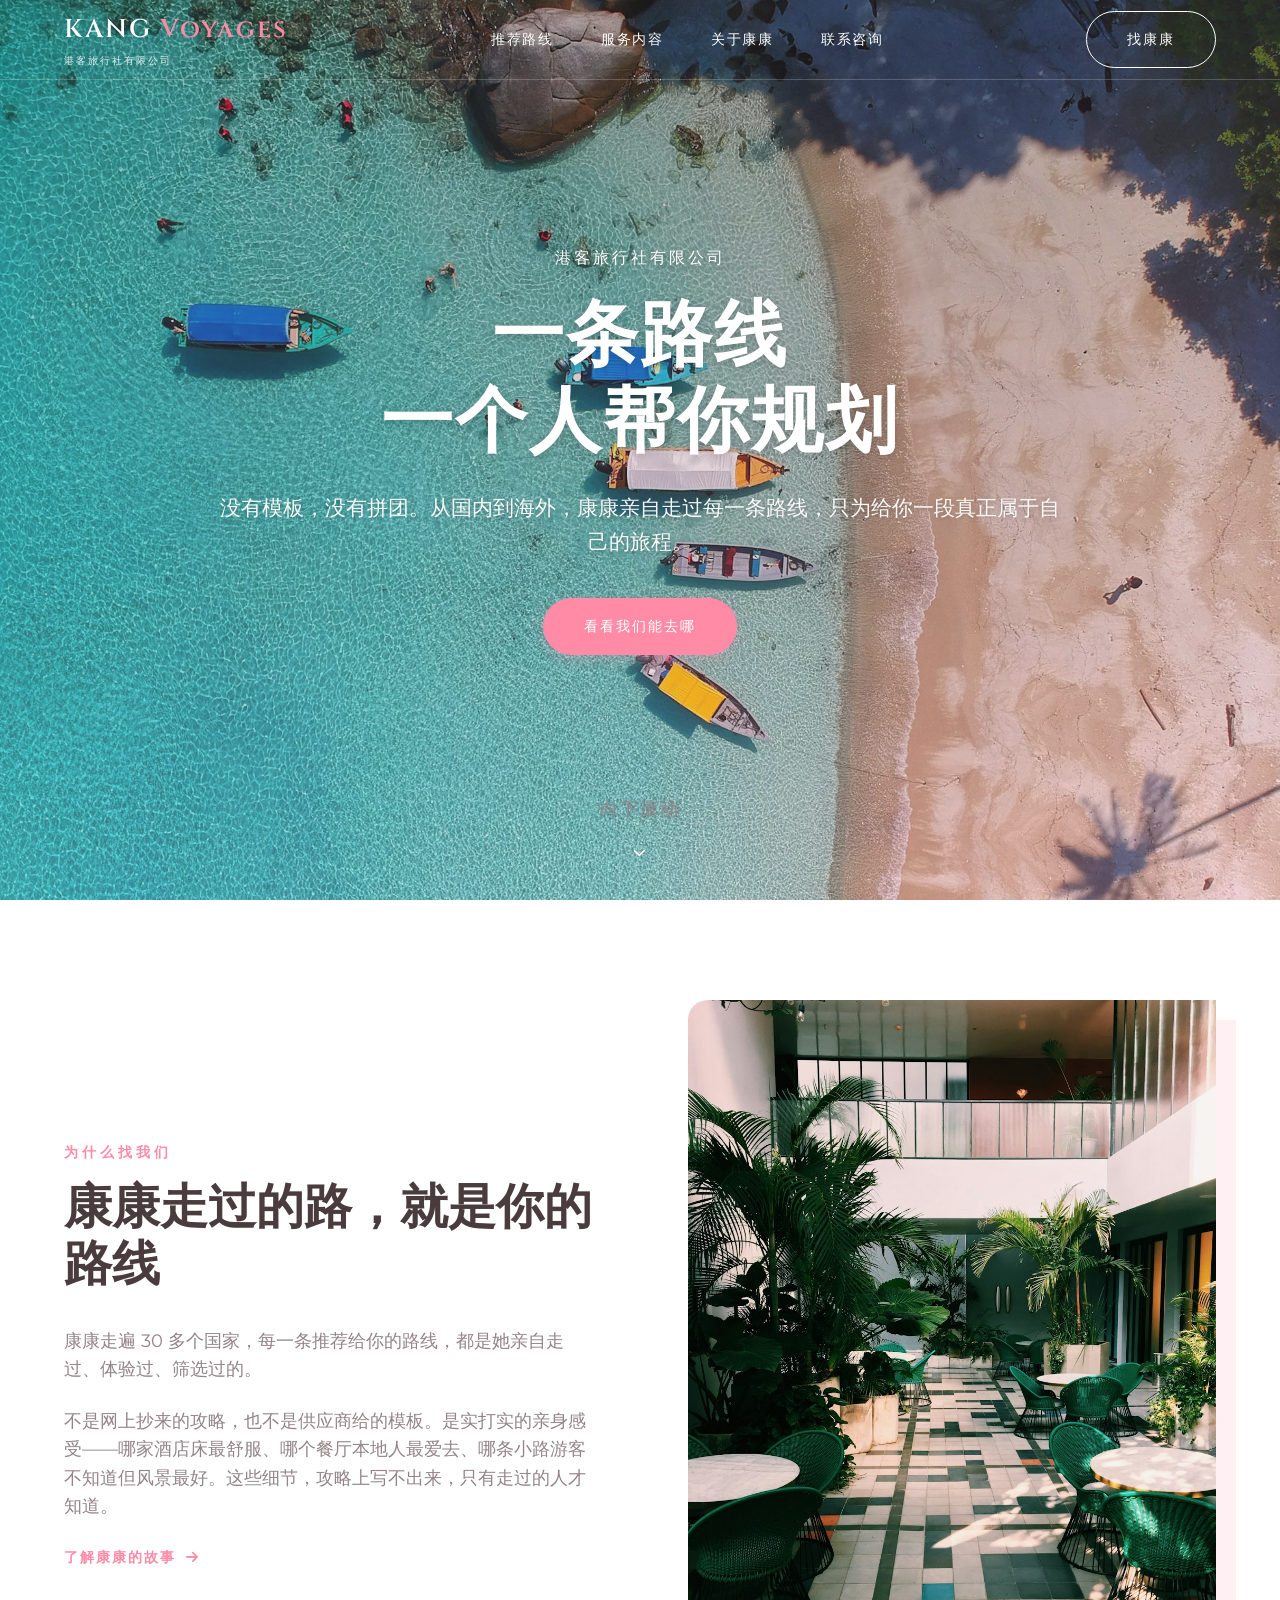
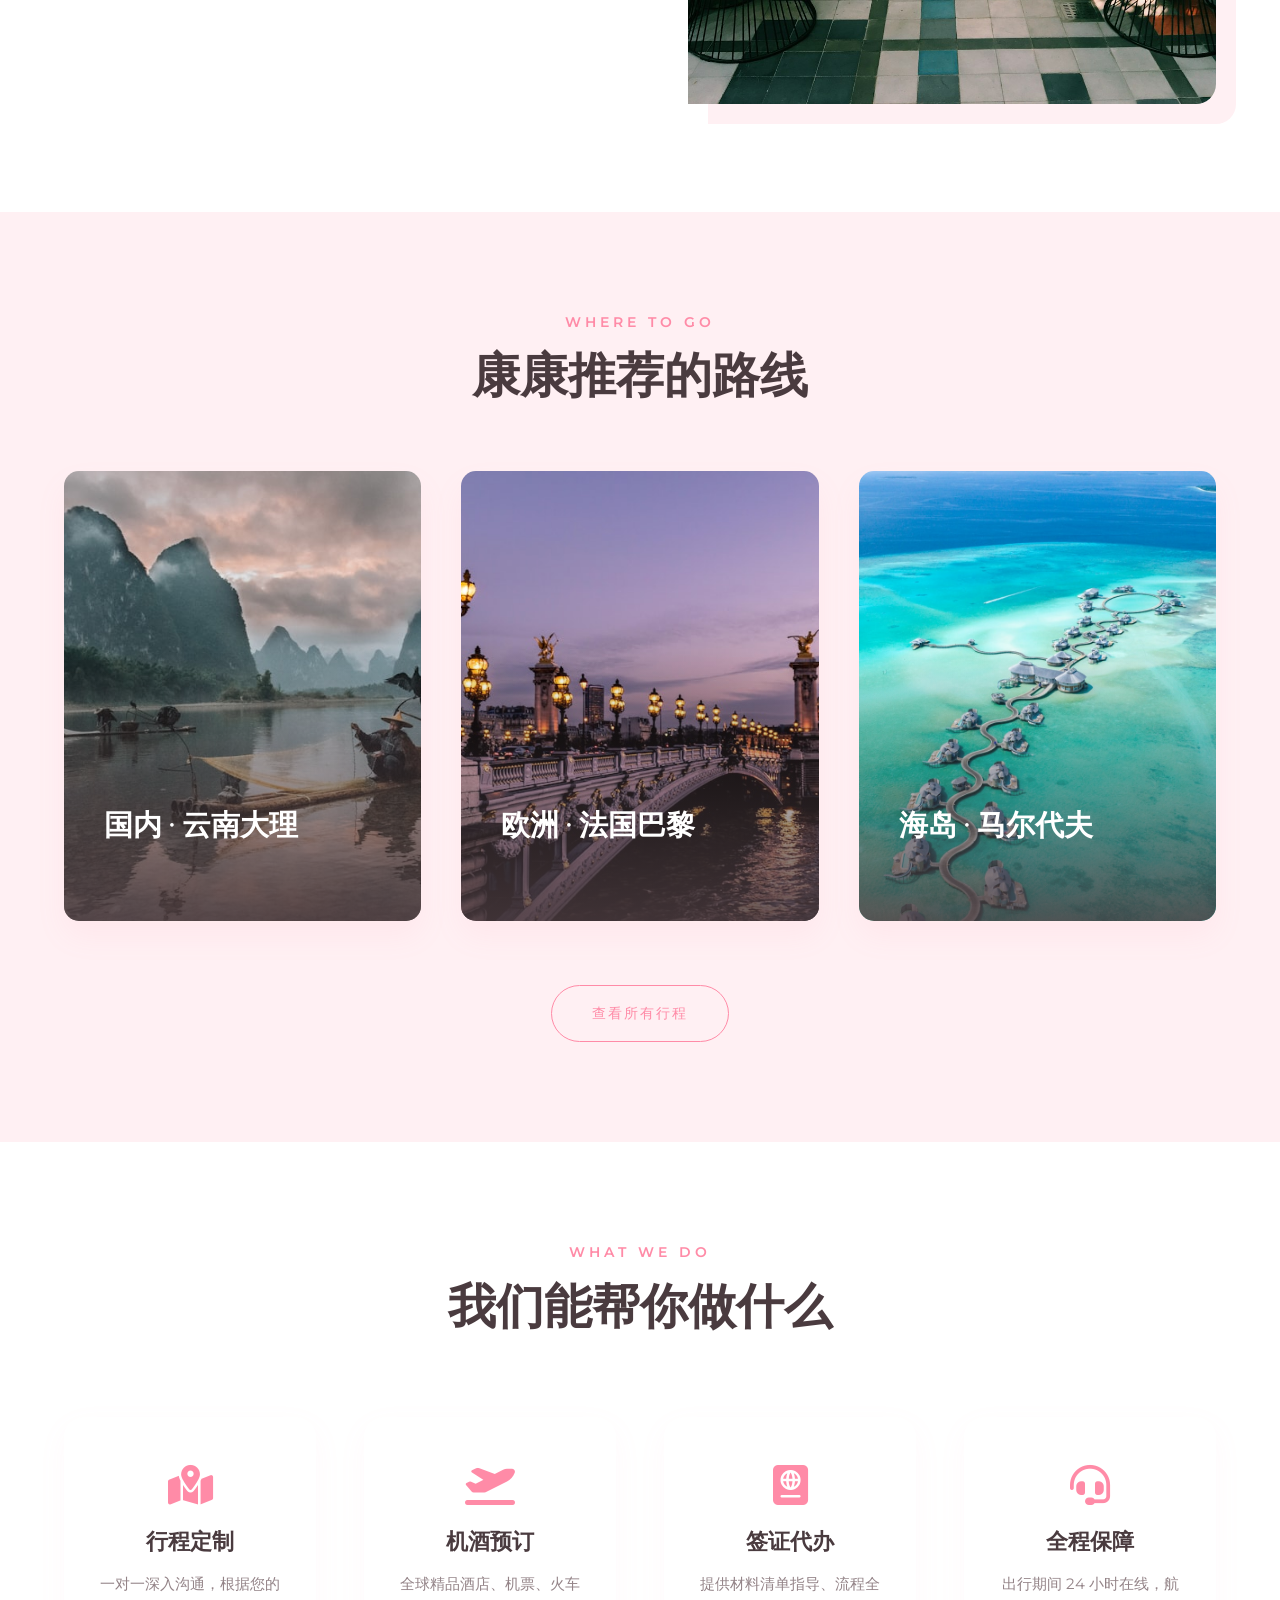
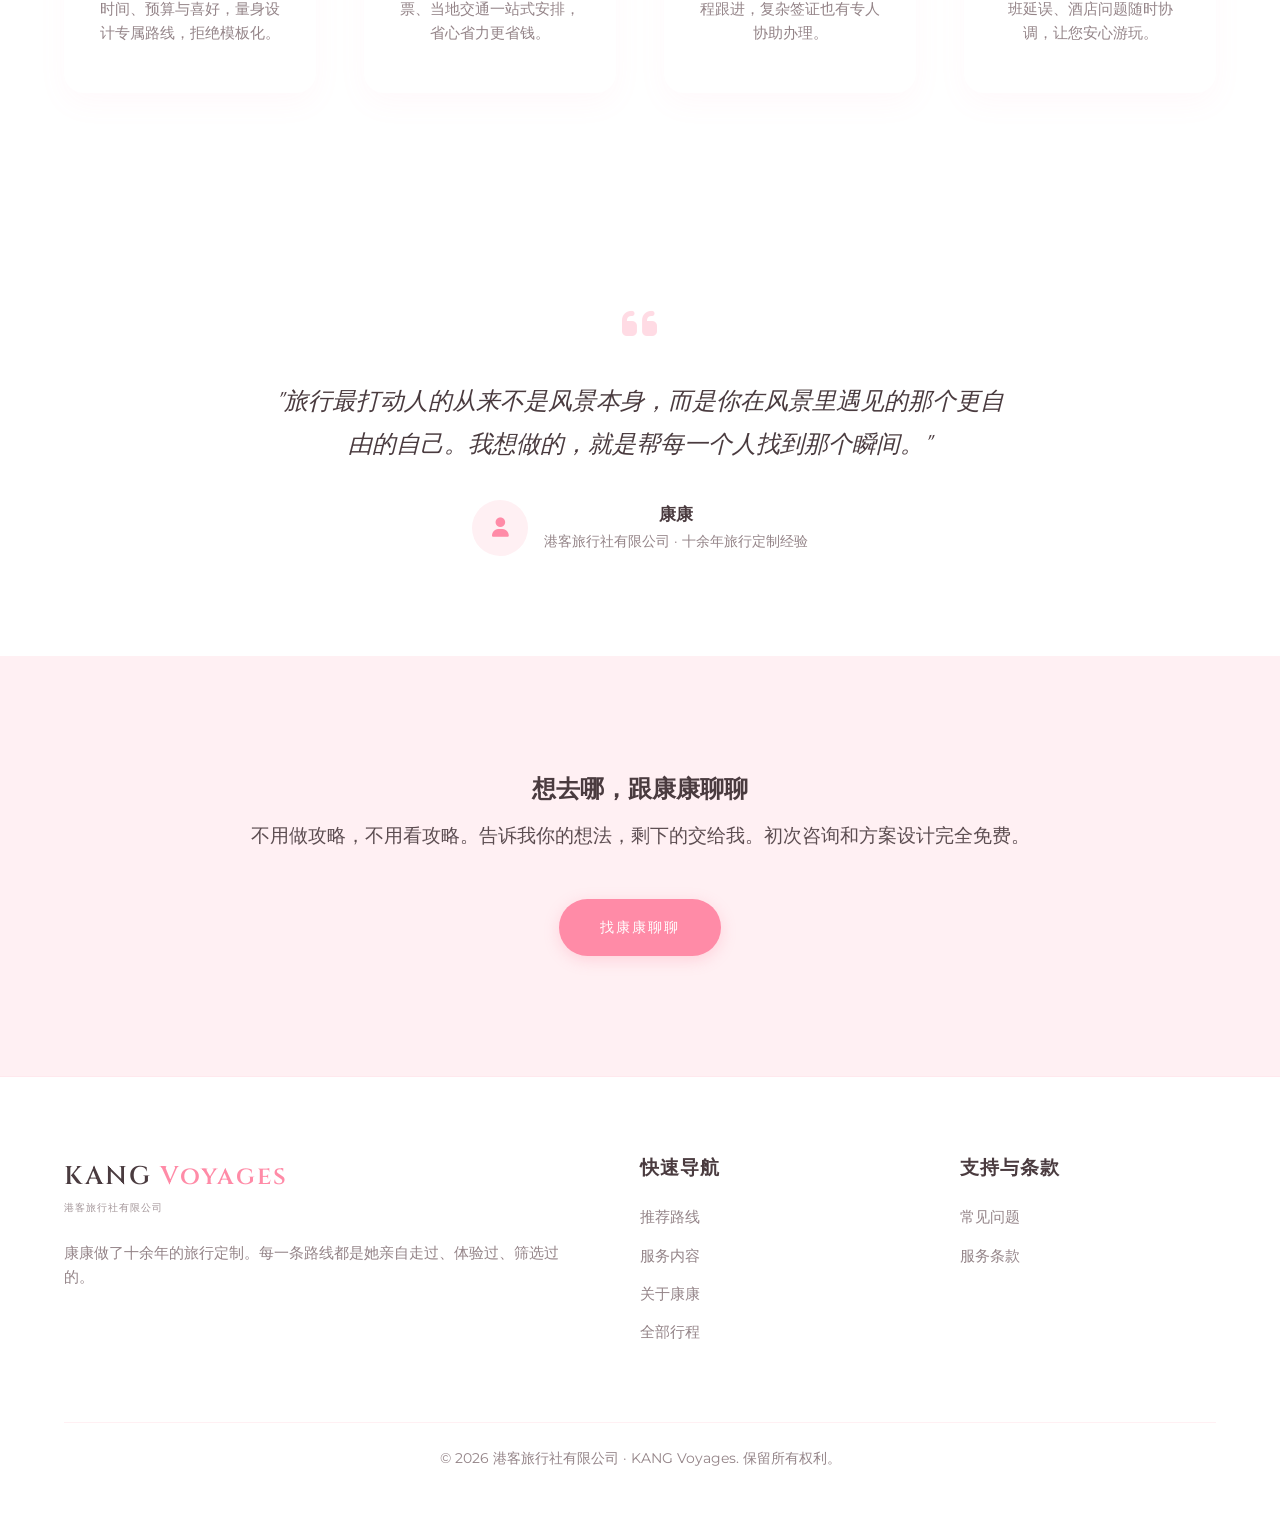
<file: index.html>
<!DOCTYPE html>
<html lang="zh-CN">
<head>
    <meta charset="UTF-8">
    <meta name="viewport" content="width=device-width, initial-scale=1.0">
    <title>KANG Voyages · 港客旅行社 | 康康做了十余年的旅行定制</title>

    <!-- SEO -->
    <meta name="description" content="KANG Voyages · 港客旅行社有限公司 — 创始人康康十余年旅行经验，亲自走过30+国家，为您一对一量身定制专属路线。国内到海外，行程定制、机酒预订、签证代办一站式服务。">
    <meta name="keywords" content="奢华旅行,高端定制旅行,私人旅行管家,旅拍跟拍,蜜月定制,海岛度假,欧洲定制游,国内高端游">
    <meta name="author" content="KANG Voyages">
    <meta name="robots" content="index, follow">
    <link rel="canonical" href="">

    <!-- Open Graph / 微信微博分享 -->
    <meta property="og:type" content="website">
    <meta property="og:title" content="KANG Voyages · 港客旅行社 | 康康做了十余年的旅行定制">
    <meta property="og:description" content="创始人康康十余年旅行经验，亲自走过30+国家。一对一量身定制专属路线，初次咨询免费。">
    <meta property="og:url" content="">
    <meta property="og:image" content="">
    <meta property="og:locale" content="zh_CN">
    <meta property="og:site_name" content="KANG Voyages">

    <!-- Favicon -->
    <link rel="icon" type="image/svg+xml" href="favicon.svg">
    <link rel="apple-touch-icon" href="images/apple-touch-icon.svg">

    <!-- 样式与字体 -->
    <link rel="stylesheet" href="styles.css">
    <link rel="preconnect" href="https://fonts.googleapis.com">
    <link rel="preconnect" href="https://fonts.gstatic.com" crossorigin>
    <link href="https://fonts.googleapis.com/css2?family=Cinzel:wght@400;600&family=Montserrat:wght@300;400;500;600&display=swap" rel="stylesheet">
    <link rel="stylesheet" href="https://cdnjs.cloudflare.com/ajax/libs/font-awesome/6.4.0/css/all.min.css">
</head>
<body>
    <!-- 导航栏 -->
    <header class="navbar" id="navbar">
        <div class="container nav-container">
            <div class="logo-wrap">
                <a href="#" class="logo">KANG <span>Voyages</span></a>
                <span class="nav-company">港客旅行社有限公司</span>
            </div>
            <nav class="nav-links">
                <a href="#destinations">推荐路线</a>
                <a href="#experiences">服务内容</a>
                <a href="about.html">关于康康</a>
                <a href="#contact">联系咨询</a>
            </nav>
            <a href="#contact" class="btn btn-outline">找康康</a>
            <div class="menu-toggle" id="mobile-menu">
                <i class="fas fa-bars"></i>
            </div>
        </div>
    </header>

    <!-- 主视觉区 (Hero) -->
    <section class="hero">
        <div class="hero-bg">
            <!-- 更换为色彩明亮、浪漫的粉色/暖色调风景 -->
            <img src="images/hero-beach.jpg" alt="Beautiful Beach Sunset" loading="eager">
            <div class="hero-overlay"></div>
        </div>
        <div class="hero-content">
            <span class="subtitle fade-in-up">港客旅行社有限公司</span>
            <h1 class="fade-in-up" style="animation-delay: 0.2s;">一条路线<br>一个人帮你规划</h1>
            <p class="fade-in-up" style="animation-delay: 0.4s;">没有模板，没有拼团。从国内到海外，康康亲自走过每一条路线，只为给你一段真正属于自己的旅程。</p>
            <a href="#destinations" class="btn btn-primary fade-in-up" style="animation-delay: 0.6s;">看看我们能去哪</a>
        </div>
        <div class="scroll-down">
            <p>向下滚动</p>
            <i class="fas fa-chevron-down"></i>
        </div>
    </section>

    <!-- 理念/简介区 -->
    <section id="about" class="about section-padding">
        <div class="container">
            <div class="about-grid">
            <div class="about-text reveal">
                <span class="section-subtitle">为什么找我们</span>
                <h2 class="section-title">康康走过的路，就是你的路线</h2>
                <p>康康走遍 30 多个国家，每一条推荐给你的路线，都是她亲自走过、体验过、筛选过的。</p>
                <p>不是网上抄来的攻略，也不是供应商给的模板。是实打实的亲身感受——哪家酒店床最舒服、哪个餐厅本地人最爱去、哪条小路游客不知道但风景最好。这些细节，攻略上写不出来，只有走过的人才知道。</p>
                <a href="about.html" class="link-arrow">了解康康的故事 <i class="fas fa-arrow-right"></i></a>
            </div>
                <div class="about-image reveal delay-1">
                    <!-- 更换为具有女性视角、温馨柔和的高级感图片 -->
                    <img src="images/about-spa.jpg" alt="Luxury Resort Spa" loading="lazy">
                </div>
            </div>
        </div>
    </section>

    <!-- 精选目的地 -->
    <section id="destinations" class="destinations section-padding bg-light">
        <div class="container">
            <div class="section-header reveal text-center" style="margin-bottom: 4rem;">
                <span class="section-subtitle">Where to Go</span>
                <h2 class="section-title">康康推荐的路线</h2>
            </div>
            <div class="destination-grid">
                <!-- 目的地 1 -->
                <div class="dest-card reveal">
                    <div class="dest-img">
                        <img src="images/dest-china.jpg" alt="Domestic Travel" loading="lazy">
                        <div class="dest-overlay"></div>
                    </div>
                    <div class="dest-info">
                        <h3>国内 · 云南大理</h3>
                        <p>苍山洱海间的隐奢民宿，避开人潮，只留静谧。康康每年都要去几次</p>
                    </div>
                </div>
                <!-- 目的地 2 -->
                <div class="dest-card reveal delay-1">
                    <div class="dest-img">
                        <img src="images/dest-paris.jpg" alt="Paris, France" loading="lazy">
                        <div class="dest-overlay"></div>
                    </div>
                    <div class="dest-info">
                        <h3>欧洲 · 法国巴黎</h3>
                        <p>左岸的咖啡馆、卢浮宫的 VIP 通道、塞纳河的私人晚宴，康康亲自踩过点</p>
                    </div>
                </div>
                <!-- 目的地 3 -->
                <div class="dest-card reveal delay-2">
                    <div class="dest-img">
                        <img src="images/dest-maldives.jpg" alt="Maldives" loading="lazy">
                        <div class="dest-overlay"></div>
                    </div>
                    <div class="dest-info">
                        <h3>海岛 · 马尔代夫</h3>
                        <p>水上别墅、玻璃地板、日落海豚巡航。蜜月首选，康康帮几十对夫妻安排过</p>
                    </div>
                </div>
            </div>
            <div class="text-center" style="margin-top: 4rem;">
                <a href="destinations.html" class="btn btn-outline-dark reveal">查看所有行程</a>
            </div>
        </div>
    </section>

    <!-- 奢华体验服务 -->
    <section id="experiences" class="services section-padding">
        <div class="container">
            <div class="section-header text-center reveal">
                <span class="section-subtitle">What We Do</span>
                <h2 class="section-title">我们能帮你做什么</h2>
            </div>
            <div class="services-grid">
                <div class="service-item reveal">
                    <i class="fas fa-map-marked-alt service-icon"></i>
                    <h3>行程定制</h3>
                    <p>一对一深入沟通，根据您的时间、预算与喜好，量身设计专属路线，拒绝模板化。</p>
                </div>
                <div class="service-item reveal delay-1">
                    <i class="fas fa-plane-departure service-icon"></i>
                    <h3>机酒预订</h3>
                    <p>全球精品酒店、机票、火车票、当地交通一站式安排，省心省力更省钱。</p>
                </div>
                <div class="service-item reveal delay-2">
                    <i class="fas fa-passport service-icon"></i>
                    <h3>签证代办</h3>
                    <p>提供材料清单指导、流程全程跟进，复杂签证也有专人协助办理。</p>
                </div>
                <div class="service-item reveal delay-3">
                    <i class="fas fa-headset service-icon"></i>
                    <h3>全程保障</h3>
                    <p>出行期间 24 小时在线，航班延误、酒店问题随时协调，让您安心游玩。</p>
                </div>
            </div>
        </div>
    </section>

    <!-- 创始人说 -->
    <section class="founder-quote section-padding">
        <div class="container">
            <div class="founder-quote-content reveal">
                <div class="founder-quote-icon"><i class="fas fa-quote-left"></i></div>
                <blockquote>
                    <p>"旅行最打动人的从来不是风景本身，而是你在风景里遇见的那个更自由的自己。我想做的，就是帮每一个人找到那个瞬间。"</p>
                </blockquote>
                <div class="founder-quote-author">
                    <div class="author-avatar"><i class="fas fa-user"></i></div>
                    <div>
                        <strong>康康</strong>
                        <span>港客旅行社有限公司 · 十余年旅行定制经验</span>
                    </div>
                </div>
            </div>
        </div>
    </section>

    <!-- 唤醒行动 (CTA) -->
    <section id="contact" class="cta-section">
        <div class="container cta-content text-center reveal">
            <h2>想去哪，跟康康聊聊</h2>
            <p>不用做攻略，不用看攻略。告诉我你的想法，剩下的交给我。初次咨询和方案设计完全免费。</p>
            <a href="#" class="btn btn-primary" id="open-modal-btn">找康康聊聊</a>
        </div>
    </section>

    <!-- 预约咨询弹窗 (Modal) -->
    <div class="modal-overlay" id="contact-modal">
        <div class="modal-content">
            <button class="modal-close" id="close-modal-btn"><i class="fas fa-times"></i></button>
            <div class="modal-header">
                <h3>加康康微信，直接聊</h3>
                <p>扫码或打电话，康康本人或团队会第一时间回复你。</p>
            </div>
            <div class="modal-body">
                <div class="contact-method qr-code-section">
                    <!-- TODO: 上线前替换为你的真实微信二维码图片 -->
                    <img src="images/wechat-qr.jpg" alt="微信二维码" class="qr-image">
                    <p>微信扫一扫添加康康</p>
                    <!-- TODO: 替换为真实微信号                     <span>微信号: 15035204549</span>-->

                </div>
                <div class="contact-divider"><span>或</span></div>
                <div class="contact-method phone-section">
                    <i class="fas fa-phone-alt phone-icon"></i>
                    <p>贵宾服务专线</p>
                    <!-- TODO: 替换为真实电话号码 -->
                    <a href="tel:19290923077" class="phone-number">19290923077</a>
                    <span>(工作日 9:00 - 18:00)</span>
                </div>
            </div>
        </div>
    </div>

    <!-- 页脚 -->
    <footer class="footer">
        <div class="container">
            <div class="footer-grid">
                <div class="footer-brand">
                    <a href="#" class="logo">
                        KANG <span>Voyages</span>
                        <small>港客旅行社有限公司</small>
                    </a>
                    <p>康康做了十余年的旅行定制。每一条路线都是她亲自走过、体验过、筛选过的。</p>
                </div>
                <div class="footer-links">
                    <h3>快速导航</h3>
                    <ul>
                        <li><a href="#destinations">推荐路线</a></li>
                        <li><a href="#experiences">服务内容</a></li>
                        <li><a href="about.html">关于康康</a></li>
                        <li><a href="destinations.html">全部行程</a></li>
                    </ul>
                </div>
                <div class="footer-links">
                    <h3>支持与条款</h3>
                    <ul>
                        <li><a href="about.html#faq">常见问题</a></li>
                        <li><a href="terms.html">服务条款</a></li>
                    </ul>
                </div>
            </div>
            <div class="footer-bottom">
                <p>&copy; 2026 港客旅行社有限公司 · KANG Voyages. 保留所有权利。</p>
            </div>
        </div>
    </footer>

    <script src="script.js"></script>

    <!-- TODO: 百度统计 -->
	<script>
	var _hmt = _hmt || [];
	(function() {
	  var hm = document.createElement("script");
	  hm.src = "https://hm.baidu.com/hm.js?316e8f24a9392ffc0539d444005fa606";
	  var s = document.getElementsByTagName("script")[0]; 
	  s.parentNode.insertBefore(hm, s);
	})();
	</script>

</body>
</html>
</file>
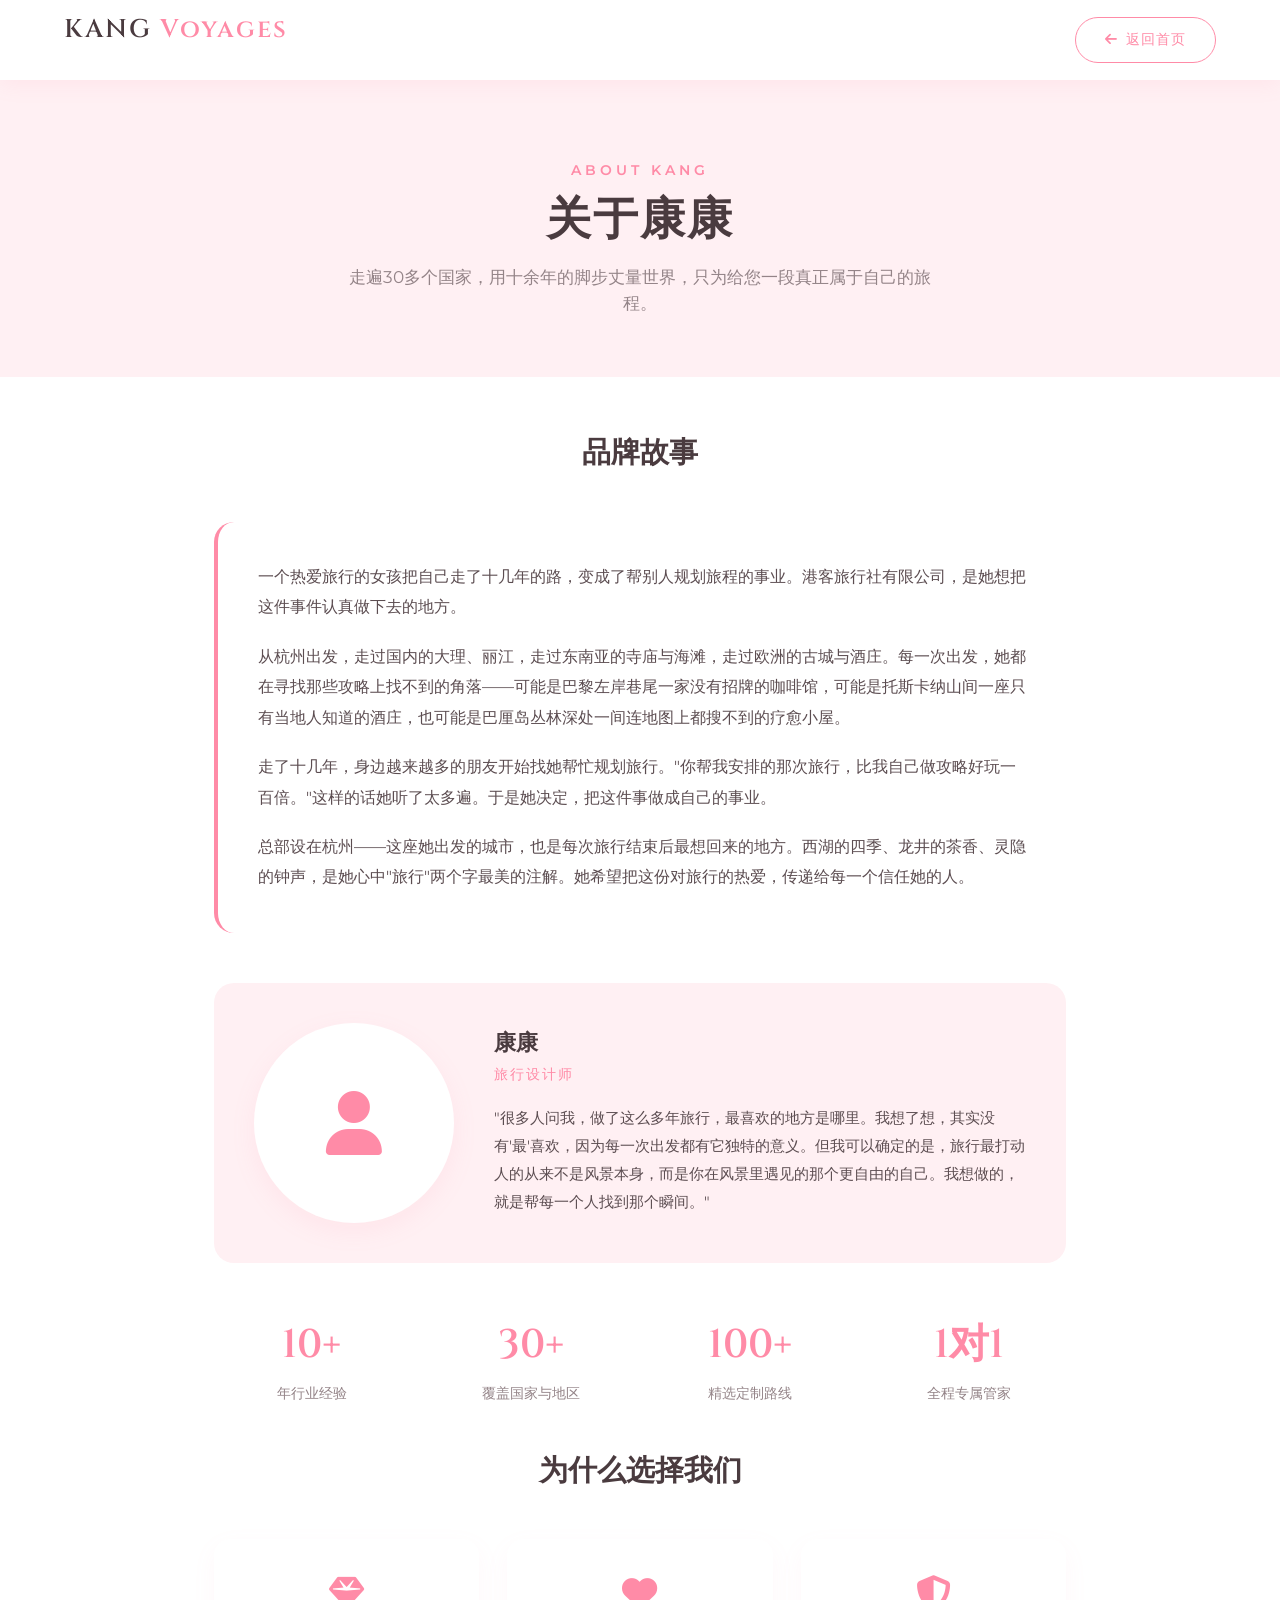
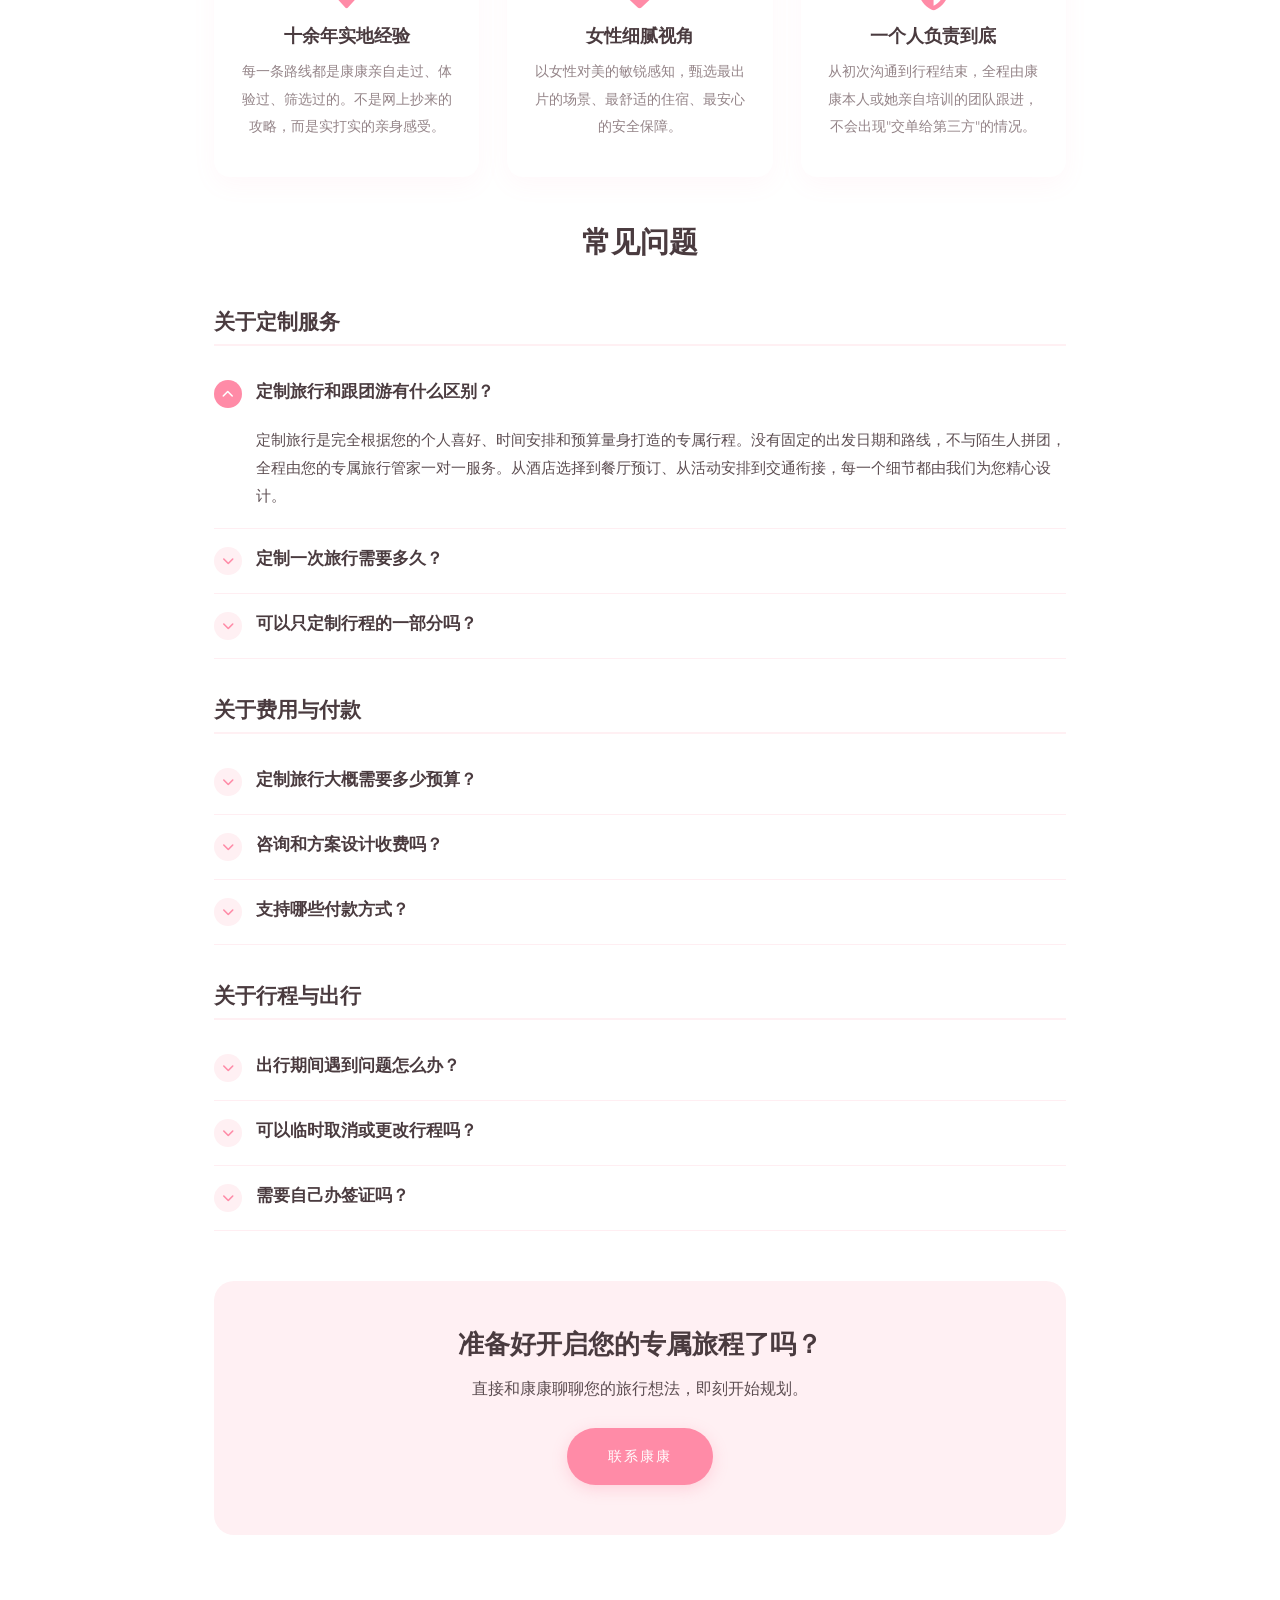
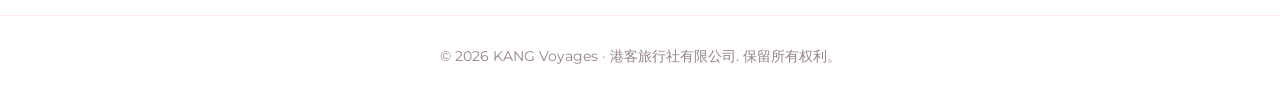
<file: about.html>
<!DOCTYPE html>
<html lang="zh-CN">
<head>
    <meta charset="UTF-8">
    <meta name="viewport" content="width=device-width, initial-scale=1.0">
    <title>关于康康 | KANG Voyages</title>

    <meta name="description" content="康康的故事 — 走遍30多个国家，十余年旅行经验，为您定制每一段真正属于自己的旅程。">
    <meta name="robots" content="index, follow">

    <link rel="icon" type="image/svg+xml" href="favicon.svg">

    <link rel="stylesheet" href="styles.css">
    <link rel="preconnect" href="https://fonts.googleapis.com">
    <link rel="preconnect" href="https://fonts.gstatic.com" crossorigin>
    <link href="https://fonts.googleapis.com/css2?family=Cinzel:wght@400;600&family=Montserrat:wght@300;400;500;600&display=swap" rel="stylesheet">
    <link rel="stylesheet" href="https://cdnjs.cloudflare.com/ajax/libs/font-awesome/6.4.0/css/all.min.css">

    <style>
        .page-nav {
            position: fixed; top: 0; left: 0; width: 100%; height: var(--nav-height);
            background-color: rgba(255,255,255,0.95); backdrop-filter: blur(15px);
            box-shadow: 0 4px 20px rgba(255,139,167,0.1); z-index: 1000;
        }
        .page-nav .nav-container { display: flex; justify-content: space-between; align-items: center; height: 100%; }
        .page-nav .logo { color: var(--primary); }
        .page-hero {
            padding-top: calc(var(--nav-height) + 80px); padding-bottom: 60px;
            background-color: var(--accent); text-align: center;
        }
        .page-hero .section-subtitle { margin-bottom: 0.75rem; }
        .page-hero h1 { font-size: 2.8rem; color: var(--primary); margin-bottom: 1rem; }
        .page-hero .hero-desc { color: var(--text-light); font-size: 1.05rem; margin-bottom: 0; max-width: 600px; margin-left: auto; margin-right: auto; }
        .about-section { max-width: 900px; margin: 0 auto; padding: 60px 24px 80px; }
        .about-section h2 {
            font-family: var(--font-heading); font-size: 1.8rem; color: var(--primary);
            margin-bottom: 1.5rem; text-align: center;
        }
        .about-section p { font-size: 1rem; line-height: 1.9; color: var(--text-main); margin-bottom: 1.5rem; text-align: center; }
        .founder-block {
            display: flex; gap: 40px; align-items: center; margin: 50px 0; padding: 40px;
            background-color: var(--accent); border-radius: 20px;
        }
        .founder-img {
            flex-shrink: 0; width: 200px; height: 200px; border-radius: 50%;
            background-color: var(--white); display: flex; align-items: center; justify-content: center;
            font-size: 4rem; color: var(--secondary); box-shadow: 0 8px 25px rgba(255,139,167,0.1);
            overflow: hidden;
        }
        .founder-img img { width: 100%; height: 100%; object-fit: cover; }
        .founder-info h3 { font-size: 1.4rem; color: var(--primary); margin-bottom: 6px; }
        .founder-info .founder-title { font-size: 0.85rem; color: var(--secondary); letter-spacing: 2px; text-transform: uppercase; margin-bottom: 16px; }
        .founder-info p { text-align: left; font-size: 0.95rem; line-height: 1.85; color: var(--text-main); margin-bottom: 0; }
        .story-block {
            margin: 50px 0; padding: 40px; background-color: var(--white);
            border-radius: 20px; border-left: 4px solid var(--secondary);
        }
        .story-block p { text-align: left; margin-bottom: 1.2rem; }
        .story-block p:last-child { margin-bottom: 0; }
        .values-grid {
            display: grid; grid-template-columns: repeat(3, 1fr); gap: 28px; margin: 50px 0;
        }
        .value-card {
            text-align: center; padding: 36px 24px; background-color: var(--white);
            border-radius: 16px; box-shadow: 0 8px 25px rgba(255,139,167,0.06);
            transition: var(--transition-fast);
        }
        .value-card:hover { transform: translateY(-5px); box-shadow: 0 16px 35px rgba(255,139,167,0.12); }
        .value-card i { font-size: 2.2rem; color: var(--secondary); margin-bottom: 16px; }
        .value-card h3 { font-size: 1.15rem; color: var(--primary); margin-bottom: 10px; }
        .value-card p { font-size: 0.9rem; color: var(--text-light); margin-bottom: 0; text-align: center; }
        .stats-row {
            display: grid; grid-template-columns: repeat(4, 1fr); gap: 24px; margin: 50px 0; text-align: center;
        }
        .stat-item .stat-number { font-family: var(--font-heading); font-size: 2.5rem; color: var(--secondary); font-weight: 600; }
        .stat-item .stat-label { font-size: 0.85rem; color: var(--text-light); margin-top: 6px; }
        .cta-banner {
            text-align: center; padding: 50px 30px; background-color: var(--accent);
            border-radius: 20px; margin-top: 50px;
        }
        .cta-banner h3 { font-size: 1.6rem; color: var(--primary); margin-bottom: 12px; }
        .cta-banner p { color: var(--text-main); margin-bottom: 24px; }
        .cta-banner .btn { display: inline-block; }
        .page-footer {
            background-color: var(--white); border-top: 1px solid rgba(255,139,167,0.2);
            padding: 30px 0; text-align: center;
        }
        .page-footer p { font-size: 0.85rem; color: var(--text-light); margin-bottom: 0; }
        .btn-back {
            display: inline-flex; align-items: center; gap: 8px;
            padding: 0.7rem 1.8rem; font-family: var(--font-body); font-size: 0.85rem;
            letter-spacing: 1px; text-decoration: none; border: 1px solid var(--secondary);
            color: var(--secondary); border-radius: 40px; transition: var(--transition-fast);
        }
        .btn-back:hover {
            background-color: var(--secondary); color: var(--white);
            transform: translateY(-2px); box-shadow: 0 6px 15px rgba(255,139,167,0.3);
        }
        @media (max-width: 768px) {
            .page-hero h1 { font-size: 2rem; }
            .about-section { padding: 40px 20px 60px; }
            .founder-block { flex-direction: column; text-align: center; padding: 30px 20px; }
            .founder-info p { text-align: center; }
            .story-block { padding: 24px; }
            .values-grid { grid-template-columns: 1fr; }
            .stats-row { grid-template-columns: repeat(2, 1fr); }
        }
        @media (min-width: 769px) and (max-width: 1024px) {
            .values-grid { grid-template-columns: repeat(2, 1fr); }
            .stats-row { grid-template-columns: repeat(2, 1fr); }
        }

        /* FAQ 样式 */
        .faq-section { margin: 50px 0; }
        .faq-category {
            font-family: var(--font-heading); font-size: 1.3rem; color: var(--primary);
            margin-top: 2.5rem; margin-bottom: 1rem; padding-bottom: 0.5rem;
            border-bottom: 2px solid var(--accent);
        }
        .faq-item {
            border-bottom: 1px solid rgba(255,139,167,0.15);
        }
        .faq-question {
            display: flex; align-items: flex-start; gap: 14px; cursor: pointer;
            font-family: var(--font-body); font-size: 1.05rem; color: var(--primary);
            font-weight: 600; line-height: 1.4; padding: 18px 0; transition: color var(--transition-fast);
        }
        .faq-question:hover { color: var(--secondary); }
        .faq-question .faq-icon {
            flex-shrink: 0; width: 28px; height: 28px; border-radius: 50%;
            background-color: var(--accent); color: var(--secondary);
            display: flex; align-items: center; justify-content: center;
            font-size: 0.75rem; transition: var(--transition-fast);
        }
        .faq-item.open .faq-icon {
            background-color: var(--secondary); color: var(--white);
            transform: rotate(180deg);
        }
        .faq-answer {
            max-height: 0; overflow: hidden; transition: max-height 0.4s ease, padding 0.4s ease;
            padding-left: 42px;
        }
        .faq-item.open .faq-answer {
            max-height: 500px; padding-top: 0; padding-bottom: 18px;
        }
        .faq-answer p { font-size: 0.95rem; line-height: 1.85; color: var(--text-main); margin-bottom: 0; text-align: left; }
        .faq-answer a { color: var(--secondary); text-decoration: underline; }
    </style>
</head>
<body>
    <header class="page-nav">
        <div class="container nav-container">
            <a href="index.html" class="logo">
                KANG <span>Voyages</span>
                <small>港客旅行社有限公司</small>
            </a>
            <a href="index.html" class="btn-back"><i class="fas fa-arrow-left"></i> 返回首页</a>
        </div>
    </header>

    <section class="page-hero">
        <div class="container">
            <span class="section-subtitle">About KANG</span>
            <h1>关于康康</h1>
            <p class="hero-desc">走遍30多个国家，用十余年的脚步丈量世界，只为给您一段真正属于自己的旅程。</p>
        </div>
    </section>

    <main class="about-section">

        <h2>品牌故事</h2>
        <div class="story-block">
            <p>一个热爱旅行的女孩把自己走了十几年的路，变成了帮别人规划旅程的事业。港客旅行社有限公司，是她想把这件事件认真做下去的地方。</p>
            <p>从杭州出发，走过国内的大理、丽江，走过东南亚的寺庙与海滩，走过欧洲的古城与酒庄。每一次出发，她都在寻找那些攻略上找不到的角落——可能是巴黎左岸巷尾一家没有招牌的咖啡馆，可能是托斯卡纳山间一座只有当地人知道的酒庄，也可能是巴厘岛丛林深处一间连地图上都搜不到的疗愈小屋。</p>
            <p>走了十几年，身边越来越多的朋友开始找她帮忙规划旅行。"你帮我安排的那次旅行，比我自己做攻略好玩一百倍。"这样的话她听了太多遍。于是她决定，把这件事做成自己的事业。</p>
            <p>总部设在杭州——这座她出发的城市，也是每次旅行结束后最想回来的地方。西湖的四季、龙井的茶香、灵隐的钟声，是她心中"旅行"两个字最美的注解。她希望把这份对旅行的热爱，传递给每一个信任她的人。</p>
        </div>

        <div class="founder-block">
            <div class="founder-img">
                <!-- TODO: 替换为康康的真实照片，建议 400x400 正方形 -->
                <i class="fas fa-user"></i>
            </div>
            <div class="founder-info">
                <h3>康康</h3>
                <p class="founder-title">旅行设计师</p>
                <p>"很多人问我，做了这么多年旅行，最喜欢的地方是哪里。我想了想，其实没有'最'喜欢，因为每一次出发都有它独特的意义。但我可以确定的是，旅行最打动人的从来不是风景本身，而是你在风景里遇见的那个更自由的自己。我想做的，就是帮每一个人找到那个瞬间。"</p>
            </div>
        </div>

        <div class="stats-row">
            <div class="stat-item">
                <div class="stat-number">10+</div>
                <div class="stat-label">年行业经验</div>
            </div>
            <div class="stat-item">
                <div class="stat-number">30+</div>
                <div class="stat-label">覆盖国家与地区</div>
            </div>
            <div class="stat-item">
                <div class="stat-number">100+</div>
                <div class="stat-label">精选定制路线</div>
            </div>
            <div class="stat-item">
                <div class="stat-number">1对1</div>
                <div class="stat-label">全程专属管家</div>
            </div>
        </div>

        <h2>为什么选择我们</h2>
        <div class="values-grid">
            <div class="value-card">
                <i class="fas fa-gem"></i>
                <h3>十余年实地经验</h3>
                <p>每一条路线都是康康亲自走过、体验过、筛选过的。不是网上抄来的攻略，而是实打实的亲身感受。</p>
            </div>
            <div class="value-card">
                <i class="fas fa-heart"></i>
                <h3>女性细腻视角</h3>
                <p>以女性对美的敏锐感知，甄选最出片的场景、最舒适的住宿、最安心的安全保障。</p>
            </div>
            <div class="value-card">
                <i class="fas fa-shield-alt"></i>
                <h3>一个人负责到底</h3>
                <p>从初次沟通到行程结束，全程由康康本人或她亲自培训的团队跟进，不会出现"交单给第三方"的情况。</p>
            </div>
        </div>

        <h2 id="faq">常见问题</h2>

        <div class="faq-section">
            <h3 class="faq-category">关于定制服务</h3>

            <div class="faq-item open">
                <div class="faq-question" onclick="this.parentElement.classList.toggle('open')">
                    <span class="faq-icon"><i class="fas fa-chevron-down"></i></span>
                    定制旅行和跟团游有什么区别？
                </div>
                <div class="faq-answer">
                    <p>定制旅行是完全根据您的个人喜好、时间安排和预算量身打造的专属行程。没有固定的出发日期和路线，不与陌生人拼团，全程由您的专属旅行管家一对一服务。从酒店选择到餐厅预订、从活动安排到交通衔接，每一个细节都由我们为您精心设计。</p>
                </div>
            </div>

            <div class="faq-item">
                <div class="faq-question" onclick="this.parentElement.classList.toggle('open')">
                    <span class="faq-icon"><i class="fas fa-chevron-down"></i></span>
                    定制一次旅行需要多久？
                </div>
                <div class="faq-answer">
                    <p>从初次沟通到方案定稿，通常需要 5-10 个工作日。如果是热门目的地或旺季出行，建议您至少提前 1-2 个月开始规划，以确保优质酒店和稀缺体验的可用性。</p>
                </div>
            </div>

            <div class="faq-item">
                <div class="faq-question" onclick="this.parentElement.classList.toggle('open')">
                    <span class="faq-icon"><i class="fas fa-chevron-down"></i></span>
                    可以只定制行程的一部分吗？
                </div>
                <div class="faq-answer">
                    <p>当然可以。如果您已经安排好了机票或部分住宿，我们可以为您补充目的地体验、餐厅预订、用车安排等单项服务。我们的服务非常灵活，完全围绕您的需求展开。</p>
                </div>
            </div>

            <h3 class="faq-category">关于费用与付款</h3>

            <div class="faq-item">
                <div class="faq-question" onclick="this.parentElement.classList.toggle('open')">
                    <span class="faq-icon"><i class="fas fa-chevron-down"></i></span>
                    定制旅行大概需要多少预算？
                </div>
                <div class="faq-answer">
                    <p>费用取决于目的地、出行天数、酒店标准、体验内容等多种因素。国内精品游通常每人每天 2,000-8,000 元，海外奢华定制通常每人每天 5,000-20,000 元。我们会根据您的预算范围提供最优方案，确保每一分钱都花在体验上。</p>
                </div>
            </div>

            <div class="faq-item">
                <div class="faq-question" onclick="this.parentElement.classList.toggle('open')">
                    <span class="faq-icon"><i class="fas fa-chevron-down"></i></span>
                    咨询和方案设计收费吗？
                </div>
                <div class="faq-answer">
                    <p>初次咨询和首版方案设计完全免费。我们希望您在充分了解方案内容后，再决定是否与我们合作。只有在您确认方案并签署合同后，才需要支付相关费用。</p>
                </div>
            </div>

            <div class="faq-item">
                <div class="faq-question" onclick="this.parentElement.classList.toggle('open')">
                    <span class="faq-icon"><i class="fas fa-chevron-down"></i></span>
                    支持哪些付款方式？
                </div>
                <div class="faq-answer">
                    <p>我们支持银行转账、微信支付和支付宝。通常在签署合同时支付 30% 定金，出行前 15 天支付尾款。具体付款节奏可根据实际情况灵活调整。</p>
                </div>
            </div>

            <h3 class="faq-category">关于行程与出行</h3>

            <div class="faq-item">
                <div class="faq-question" onclick="this.parentElement.classList.toggle('open')">
                    <span class="faq-icon"><i class="fas fa-chevron-down"></i></span>
                    出行期间遇到问题怎么办？
                </div>
                <div class="faq-answer">
                    <p>您的专属旅行管家在整个行程期间全程待命。无论是航班变动、酒店问题还是临时想调整行程，随时通过微信或电话联系管家，我们会第一时间为您协调解决。</p>
                </div>
            </div>

            <div class="faq-item">
                <div class="faq-question" onclick="this.parentElement.classList.toggle('open')">
                    <span class="faq-icon"><i class="fas fa-chevron-down"></i></span>
                    可以临时取消或更改行程吗？
                </div>
                <div class="faq-answer">
                    <p>可以，但根据取消时间的不同，可能会产生一定的退改费用。出行前 30 天以上取消可退还 90% 费用，越接近出发日期退款比例越低。详细的退改政策请参阅我们的<a href="terms.html">服务条款</a>。</p>
                </div>
            </div>

            <div class="faq-item">
                <div class="faq-question" onclick="this.parentElement.classList.toggle('open')">
                    <span class="faq-icon"><i class="fas fa-chevron-down"></i></span>
                    需要自己办签证吗？
                </div>
                <div class="faq-answer">
                    <p>我们提供签证办理咨询与协助服务。根据您的目的地，我们会告知所需材料、办理流程和时间节点，并可协助代办（部分国家签证需本人前往签证中心）。签证费用通常不包含在行程报价中，按实际产生费用另计。</p>
                </div>
            </div>
        </div>

        <div class="cta-banner">
            <h3>准备好开启您的专属旅程了吗？</h3>
            <p>直接和康康聊聊您的旅行想法，即刻开始规划。</p>
            <a href="index.html#contact" class="btn btn-primary">联系康康</a>
        </div>

    </main>

    <footer class="page-footer">
        <div class="container">
            <p>&copy; 2026 KANG Voyages · 港客旅行社有限公司. 保留所有权利。</p>
        </div>
    </footer>

	<script>
	var _hmt = _hmt || [];
	(function() {
	  var hm = document.createElement("script");
	  hm.src = "https://hm.baidu.com/hm.js?316e8f24a9392ffc0539d444005fa606";
	  var s = document.getElementsByTagName("script")[0]; 
	  s.parentNode.insertBefore(hm, s);
	})();
	</script>

</body>
</html>
</file>
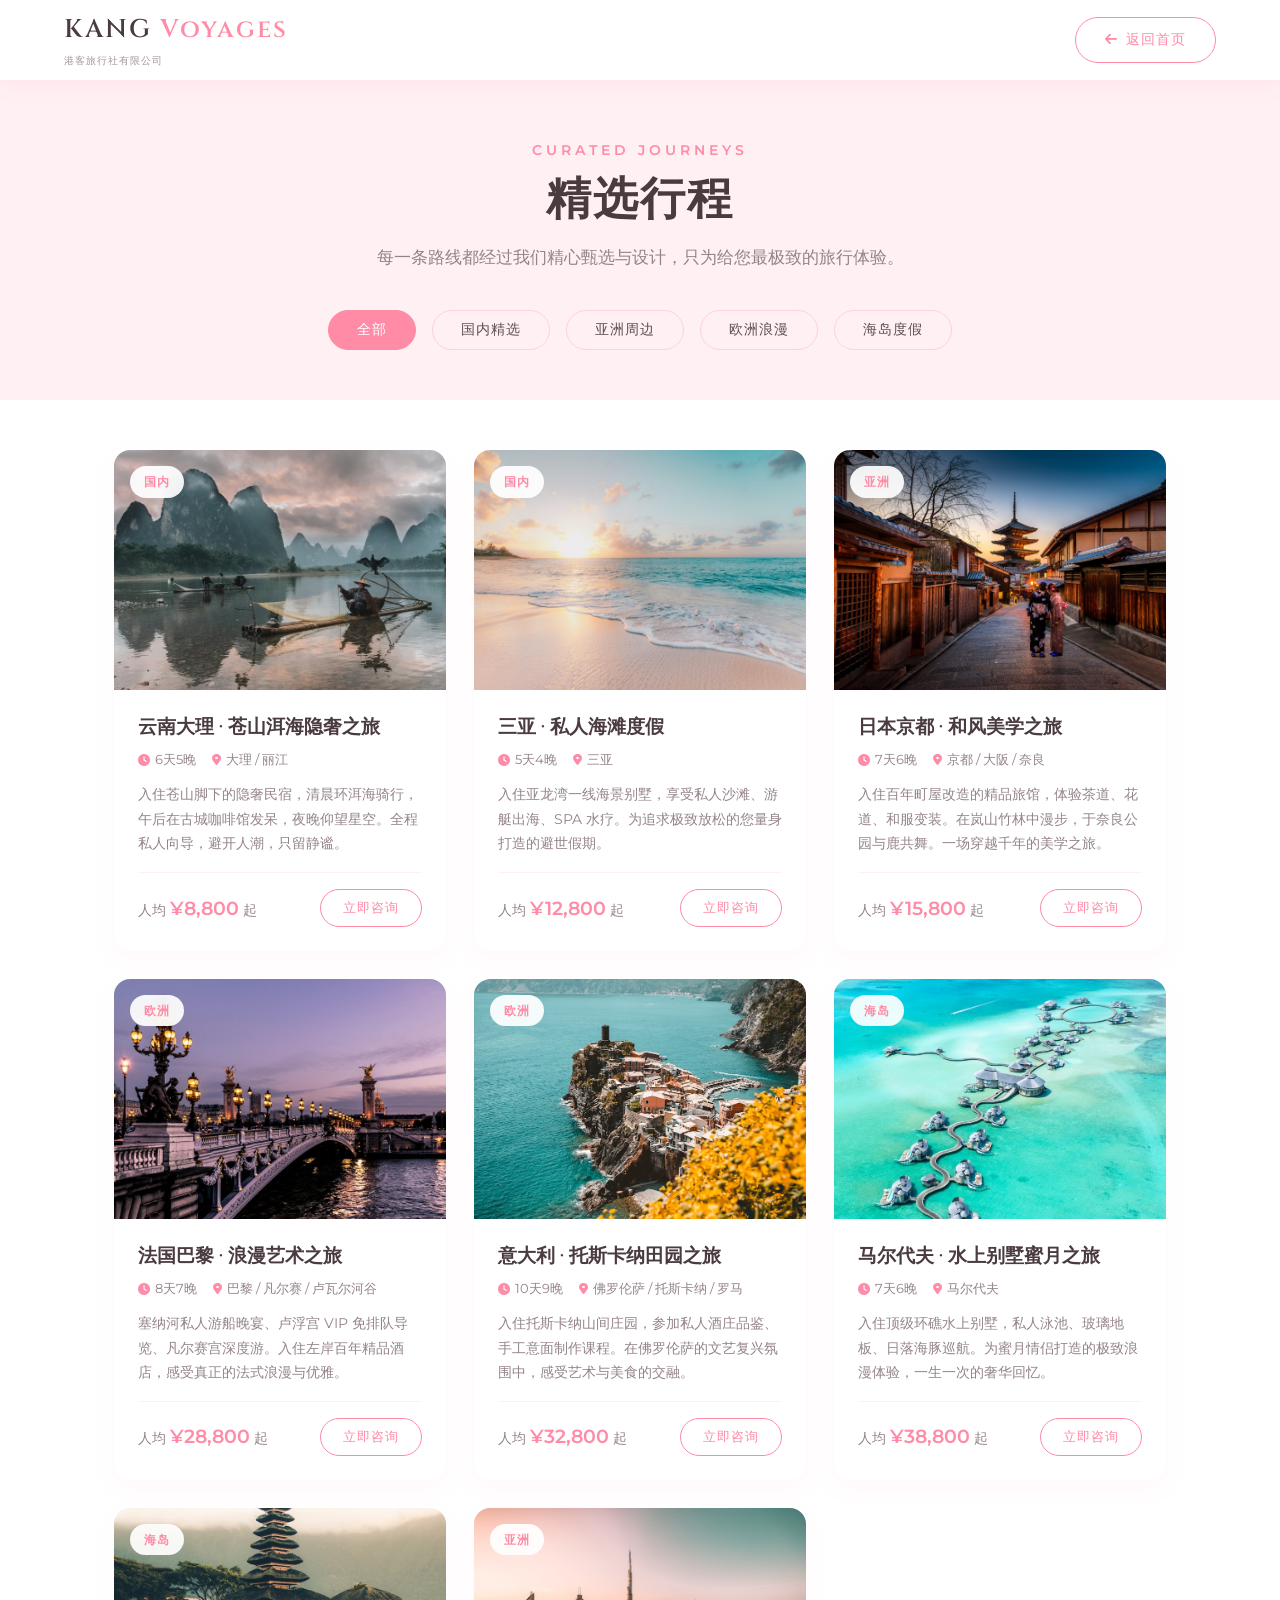
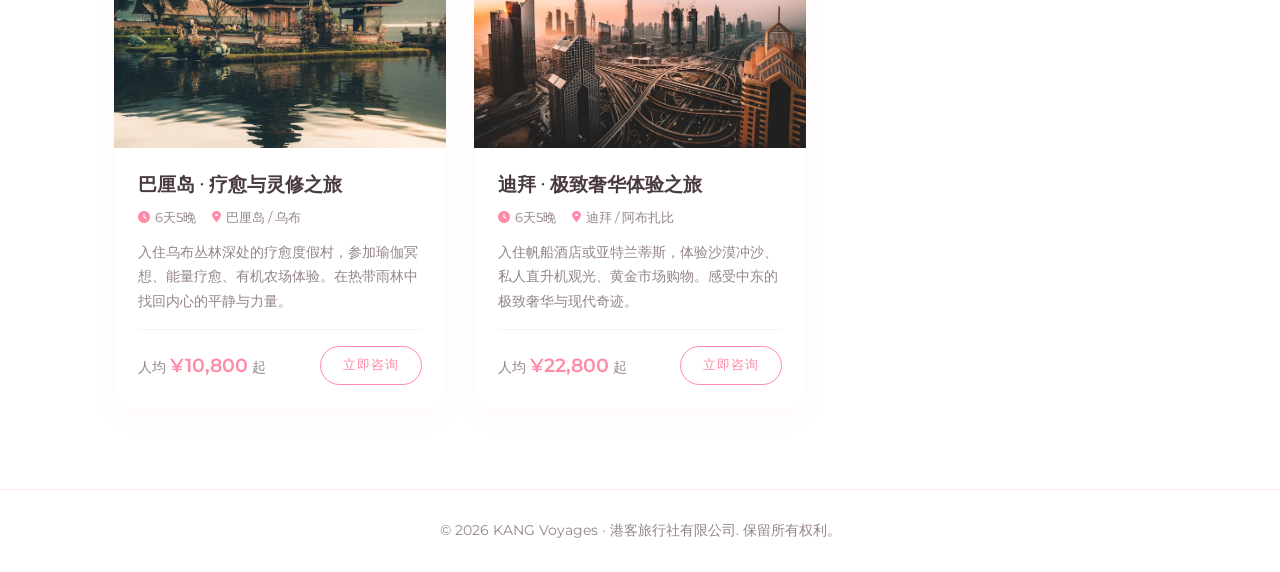
<file: destinations.html>
<!DOCTYPE html>
<html lang="zh-CN">
<head>
    <meta charset="UTF-8">
    <meta name="viewport" content="width=device-width, initial-scale=1.0">
    <title>精选行程 | KANG Voyages</title>

    <meta name="description" content="KANG Voyages 精选旅行路线 — 国内隐奢秘境、欧洲浪漫之旅、海岛度假等高端定制行程。">
    <meta name="robots" content="index, follow">

    <link rel="icon" type="image/svg+xml" href="favicon.svg">

    <link rel="stylesheet" href="styles.css">
    <link rel="preconnect" href="https://fonts.googleapis.com">
    <link rel="preconnect" href="https://fonts.gstatic.com" crossorigin>
    <link href="https://fonts.googleapis.com/css2?family=Cinzel:wght@400;600&family=Montserrat:wght@300;400;500;600&display=swap" rel="stylesheet">
    <link rel="stylesheet" href="https://cdnjs.cloudflare.com/ajax/libs/font-awesome/6.4.0/css/all.min.css">

    <style>
        .page-nav {
            position: fixed; top: 0; left: 0; width: 100%; height: var(--nav-height);
            background-color: rgba(255,255,255,0.95); backdrop-filter: blur(15px);
            box-shadow: 0 4px 20px rgba(255,139,167,0.1); z-index: 1000;
        }
        .page-nav .nav-container { display: flex; justify-content: space-between; align-items: center; height: 100%; }
        .page-nav .logo { color: var(--primary); }
        .page-nav .logo small { color: var(--text-light); }
        .page-hero {
            padding-top: calc(var(--nav-height) + 60px); padding-bottom: 50px;
            background-color: var(--accent); text-align: center;
        }
        .page-hero .section-subtitle { margin-bottom: 0.75rem; }
        .page-hero h1 { font-size: 2.8rem; color: var(--primary); margin-bottom: 1rem; }
        .page-hero .hero-desc { color: var(--text-light); font-size: 1.05rem; margin-bottom: 0; max-width: 600px; margin-left: auto; margin-right: auto; }
        .filter-bar {
            max-width: 1000px; margin: 40px auto 0; display: flex; justify-content: center; gap: 16px; flex-wrap: wrap;
        }
        .filter-btn {
            padding: 10px 28px; border: 1px solid rgba(255,139,167,0.3); border-radius: 40px;
            background: transparent; color: var(--text-main); font-family: var(--font-body);
            font-size: 0.85rem; letter-spacing: 1px; cursor: pointer; transition: var(--transition-fast);
        }
        .filter-btn:hover, .filter-btn.active {
            background-color: var(--secondary); color: var(--white); border-color: var(--secondary);
        }
        .page-content { max-width: 1100px; margin: 0 auto; padding: 50px 24px 80px; }
        .routes-grid {
            display: grid; grid-template-columns: repeat(3, 1fr); gap: 28px;
        }
        .route-card {
            border-radius: 16px; overflow: hidden; background-color: var(--white);
            box-shadow: 0 8px 25px rgba(255,139,167,0.06); transition: var(--transition-fast);
        }
        .route-card:hover { transform: translateY(-6px); box-shadow: 0 16px 35px rgba(255,139,167,0.14); }
        .route-img-wrap { position: relative; height: 240px; overflow: hidden; }
        .route-img-wrap img { width: 100%; height: 100%; object-fit: cover; transition: transform 0.6s ease; }
        .route-card:hover .route-img-wrap img { transform: scale(1.05); }
        .route-tag {
            position: absolute; top: 16px; left: 16px; padding: 6px 14px;
            background-color: rgba(255,255,255,0.92); backdrop-filter: blur(6px);
            border-radius: 20px; font-size: 0.75rem; font-weight: 600;
            text-transform: uppercase; letter-spacing: 1px; color: var(--secondary);
        }
        .route-body { padding: 24px; }
        .route-body h3 { font-size: 1.2rem; color: var(--primary); margin-bottom: 8px; line-height: 1.4; }
        .route-meta { display: flex; gap: 16px; margin-bottom: 12px; font-size: 0.82rem; color: var(--text-light); }
        .route-meta span { display: flex; align-items: center; gap: 5px; }
        .route-meta i { color: var(--secondary); font-size: 0.75rem; }
        .route-body p { font-size: 0.9rem; color: var(--text-light); margin-bottom: 16px; line-height: 1.7; }
        .route-footer { display: flex; justify-content: space-between; align-items: center; padding-top: 16px; border-top: 1px solid var(--accent); }
        .route-price { font-size: 0.85rem; color: var(--text-light); }
        .route-price strong { font-size: 1.2rem; color: var(--secondary); font-weight: 600; }
        .route-btn {
            padding: 8px 22px; border: 1px solid var(--secondary); border-radius: 40px;
            background: transparent; color: var(--secondary); font-family: var(--font-body);
            font-size: 0.8rem; letter-spacing: 1px; cursor: pointer; transition: var(--transition-fast);
            text-decoration: none;
        }
        .route-btn:hover { background-color: var(--secondary); color: var(--white); }
        .page-footer {
            background-color: var(--white); border-top: 1px solid rgba(255,139,167,0.2);
            padding: 30px 0; text-align: center;
        }
        .page-footer p { font-size: 0.85rem; color: var(--text-light); margin-bottom: 0; }
        .btn-back {
            display: inline-flex; align-items: center; gap: 8px;
            padding: 0.7rem 1.8rem; font-family: var(--font-body); font-size: 0.85rem;
            letter-spacing: 1px; text-decoration: none; border: 1px solid var(--secondary);
            color: var(--secondary); border-radius: 40px; transition: var(--transition-fast);
        }
        .btn-back:hover {
            background-color: var(--secondary); color: var(--white);
            transform: translateY(-2px); box-shadow: 0 6px 15px rgba(255,139,167,0.3);
        }
        @media (max-width: 768px) {
            .page-hero h1 { font-size: 2rem; }
            .page-content { padding: 40px 20px 60px; }
            .routes-grid { grid-template-columns: 1fr; }
        }
        @media (min-width: 769px) and (max-width: 1024px) {
            .routes-grid { grid-template-columns: repeat(2, 1fr); }
        }
    </style>
</head>
<body>
    <header class="page-nav">
        <div class="container nav-container">
            <a href="index.html" class="logo">
                KANG <span>Voyages</span>
                <small>港客旅行社有限公司</small>
            </a>
            <a href="index.html" class="btn-back"><i class="fas fa-arrow-left"></i> 返回首页</a>
        </div>
    </header>

    <section class="page-hero">
        <div class="container">
            <span class="section-subtitle">Curated Journeys</span>
            <h1>精选行程</h1>
            <p class="hero-desc">每一条路线都经过我们精心甄选与设计，只为给您最极致的旅行体验。</p>
            <div class="filter-bar">
                <button class="filter-btn active" data-filter="all">全部</button>
                <button class="filter-btn" data-filter="domestic">国内精选</button>
                <button class="filter-btn" data-filter="asia">亚洲周边</button>
                <button class="filter-btn" data-filter="europe">欧洲浪漫</button>
                <button class="filter-btn" data-filter="island">海岛度假</button>
            </div>
        </div>
    </section>

    <main class="page-content">
        <div class="routes-grid">

            <div class="route-card" data-category="domestic">
                <div class="route-img-wrap">
                    <img src="images/dest-china.jpg" alt="云南大理" loading="lazy">
                    <span class="route-tag">国内</span>
                </div>
                <div class="route-body">
                    <h3>云南大理 · 苍山洱海隐奢之旅</h3>
                    <div class="route-meta">
                        <span><i class="fas fa-clock"></i> 6天5晚</span>
                        <span><i class="fas fa-map-marker-alt"></i> 大理 / 丽江</span>
                    </div>
                    <p>入住苍山脚下的隐奢民宿，清晨环洱海骑行，午后在古城咖啡馆发呆，夜晚仰望星空。全程私人向导，避开人潮，只留静谧。</p>
                    <div class="route-footer">
                        <div class="route-price">人均 <strong>¥8,800</strong> 起</div>
                        <a href="#contact" class="route-btn" onclick="window.location.href='index.html#contact'">立即咨询</a>
                    </div>
                </div>
            </div>

            <div class="route-card" data-category="domestic">
                <div class="route-img-wrap">
                    <img src="images/dest-sanya.jpg" alt="三亚" loading="lazy">
                    <span class="route-tag">国内</span>
                </div>
                <div class="route-body">
                    <h3>三亚 · 私人海滩度假</h3>
                    <div class="route-meta">
                        <span><i class="fas fa-clock"></i> 5天4晚</span>
                        <span><i class="fas fa-map-marker-alt"></i> 三亚</span>
                    </div>
                    <p>入住亚龙湾一线海景别墅，享受私人沙滩、游艇出海、SPA 水疗。为追求极致放松的您量身打造的避世假期。</p>
                    <div class="route-footer">
                        <div class="route-price">人均 <strong>¥12,800</strong> 起</div>
                        <a href="#contact" class="route-btn" onclick="window.location.href='index.html#contact'">立即咨询</a>
                    </div>
                </div>
            </div>

            <div class="route-card" data-category="asia">
                <div class="route-img-wrap">
                    <img src="images/dest-japan.jpg" alt="日本京都" loading="lazy">
                    <span class="route-tag">亚洲</span>
                </div>
                <div class="route-body">
                    <h3>日本京都 · 和风美学之旅</h3>
                    <div class="route-meta">
                        <span><i class="fas fa-clock"></i> 7天6晚</span>
                        <span><i class="fas fa-map-marker-alt"></i> 京都 / 大阪 / 奈良</span>
                    </div>
                    <p>入住百年町屋改造的精品旅馆，体验茶道、花道、和服变装。在岚山竹林中漫步，于奈良公园与鹿共舞。一场穿越千年的美学之旅。</p>
                    <div class="route-footer">
                        <div class="route-price">人均 <strong>¥15,800</strong> 起</div>
                        <a href="#contact" class="route-btn" onclick="window.location.href='index.html#contact'">立即咨询</a>
                    </div>
                </div>
            </div>

            <div class="route-card" data-category="europe">
                <div class="route-img-wrap">
                    <img src="images/dest-paris.jpg" alt="巴黎" loading="lazy">
                    <span class="route-tag">欧洲</span>
                </div>
                <div class="route-body">
                    <h3>法国巴黎 · 浪漫艺术之旅</h3>
                    <div class="route-meta">
                        <span><i class="fas fa-clock"></i> 8天7晚</span>
                        <span><i class="fas fa-map-marker-alt"></i> 巴黎 / 凡尔赛 / 卢瓦尔河谷</span>
                    </div>
                    <p>塞纳河私人游船晚宴、卢浮宫 VIP 免排队导览、凡尔赛宫深度游。入住左岸百年精品酒店，感受真正的法式浪漫与优雅。</p>
                    <div class="route-footer">
                        <div class="route-price">人均 <strong>¥28,800</strong> 起</div>
                        <a href="#contact" class="route-btn" onclick="window.location.href='index.html#contact'">立即咨询</a>
                    </div>
                </div>
            </div>

            <div class="route-card" data-category="europe">
                <div class="route-img-wrap">
                    <img src="images/dest-italy.jpg" alt="意大利" loading="lazy">
                    <span class="route-tag">欧洲</span>
                </div>
                <div class="route-body">
                    <h3>意大利 · 托斯卡纳田园之旅</h3>
                    <div class="route-meta">
                        <span><i class="fas fa-clock"></i> 10天9晚</span>
                        <span><i class="fas fa-map-marker-alt"></i> 佛罗伦萨 / 托斯卡纳 / 罗马</span>
                    </div>
                    <p>入住托斯卡纳山间庄园，参加私人酒庄品鉴、手工意面制作课程。在佛罗伦萨的文艺复兴氛围中，感受艺术与美食的交融。</p>
                    <div class="route-footer">
                        <div class="route-price">人均 <strong>¥32,800</strong> 起</div>
                        <a href="#contact" class="route-btn" onclick="window.location.href='index.html#contact'">立即咨询</a>
                    </div>
                </div>
            </div>

            <div class="route-card" data-category="island">
                <div class="route-img-wrap">
                    <img src="images/dest-maldives.jpg" alt="马尔代夫" loading="lazy">
                    <span class="route-tag">海岛</span>
                </div>
                <div class="route-body">
                    <h3>马尔代夫 · 水上别墅蜜月之旅</h3>
                    <div class="route-meta">
                        <span><i class="fas fa-clock"></i> 7天6晚</span>
                        <span><i class="fas fa-map-marker-alt"></i> 马尔代夫</span>
                    </div>
                    <p>入住顶级环礁水上别墅，私人泳池、玻璃地板、日落海豚巡航。为蜜月情侣打造的极致浪漫体验，一生一次的奢华回忆。</p>
                    <div class="route-footer">
                        <div class="route-price">人均 <strong>¥38,800</strong> 起</div>
                        <a href="#contact" class="route-btn" onclick="window.location.href='index.html#contact'">立即咨询</a>
                    </div>
                </div>
            </div>

            <div class="route-card" data-category="island">
                <div class="route-img-wrap">
                    <img src="images/dest-bali.jpg" alt="巴厘岛" loading="lazy">
                    <span class="route-tag">海岛</span>
                </div>
                <div class="route-body">
                    <h3>巴厘岛 · 疗愈与灵修之旅</h3>
                    <div class="route-meta">
                        <span><i class="fas fa-clock"></i> 6天5晚</span>
                        <span><i class="fas fa-map-marker-alt"></i> 巴厘岛 / 乌布</span>
                    </div>
                    <p>入住乌布丛林深处的疗愈度假村，参加瑜伽冥想、能量疗愈、有机农场体验。在热带雨林中找回内心的平静与力量。</p>
                    <div class="route-footer">
                        <div class="route-price">人均 <strong>¥10,800</strong> 起</div>
                        <a href="#contact" class="route-btn" onclick="window.location.href='index.html#contact'">立即咨询</a>
                    </div>
                </div>
            </div>

            <div class="route-card" data-category="asia">
                <div class="route-img-wrap">
                    <img src="images/dest-dubai.jpg" alt="迪拜" loading="lazy">
                    <span class="route-tag">亚洲</span>
                </div>
                <div class="route-body">
                    <h3>迪拜 · 极致奢华体验之旅</h3>
                    <div class="route-meta">
                        <span><i class="fas fa-clock"></i> 6天5晚</span>
                        <span><i class="fas fa-map-marker-alt"></i> 迪拜 / 阿布扎比</span>
                    </div>
                    <p>入住帆船酒店或亚特兰蒂斯，体验沙漠冲沙、私人直升机观光、黄金市场购物。感受中东的极致奢华与现代奇迹。</p>
                    <div class="route-footer">
                        <div class="route-price">人均 <strong>¥22,800</strong> 起</div>
                        <a href="#contact" class="route-btn" onclick="window.location.href='index.html#contact'">立即咨询</a>
                    </div>
                </div>
            </div>

        </div>
    </main>

    <footer class="page-footer">
        <div class="container">
            <p>&copy; 2026 KANG Voyages · 港客旅行社有限公司. 保留所有权利。</p>
        </div>
    </footer>

    <script>
        document.addEventListener('DOMContentLoaded', () => {
            const filterBtns = document.querySelectorAll('.filter-btn');
            const routeCards = document.querySelectorAll('.route-card');

            filterBtns.forEach(btn => {
                btn.addEventListener('click', () => {
                    filterBtns.forEach(b => b.classList.remove('active'));
                    btn.classList.add('active');

                    const filter = btn.dataset.filter;

                    routeCards.forEach(card => {
                        if (filter === 'all' || card.dataset.category === filter) {
                            card.style.display = '';
                        } else {
                            card.style.display = 'none';
                        }
                    });
                });
            });
        });
    </script>
	<script>
	var _hmt = _hmt || [];
	(function() {
	  var hm = document.createElement("script");
	  hm.src = "https://hm.baidu.com/hm.js?316e8f24a9392ffc0539d444005fa606";
	  var s = document.getElementsByTagName("script")[0]; 
	  s.parentNode.insertBefore(hm, s);
	})();
	</script>
</body>
</html>
</file>
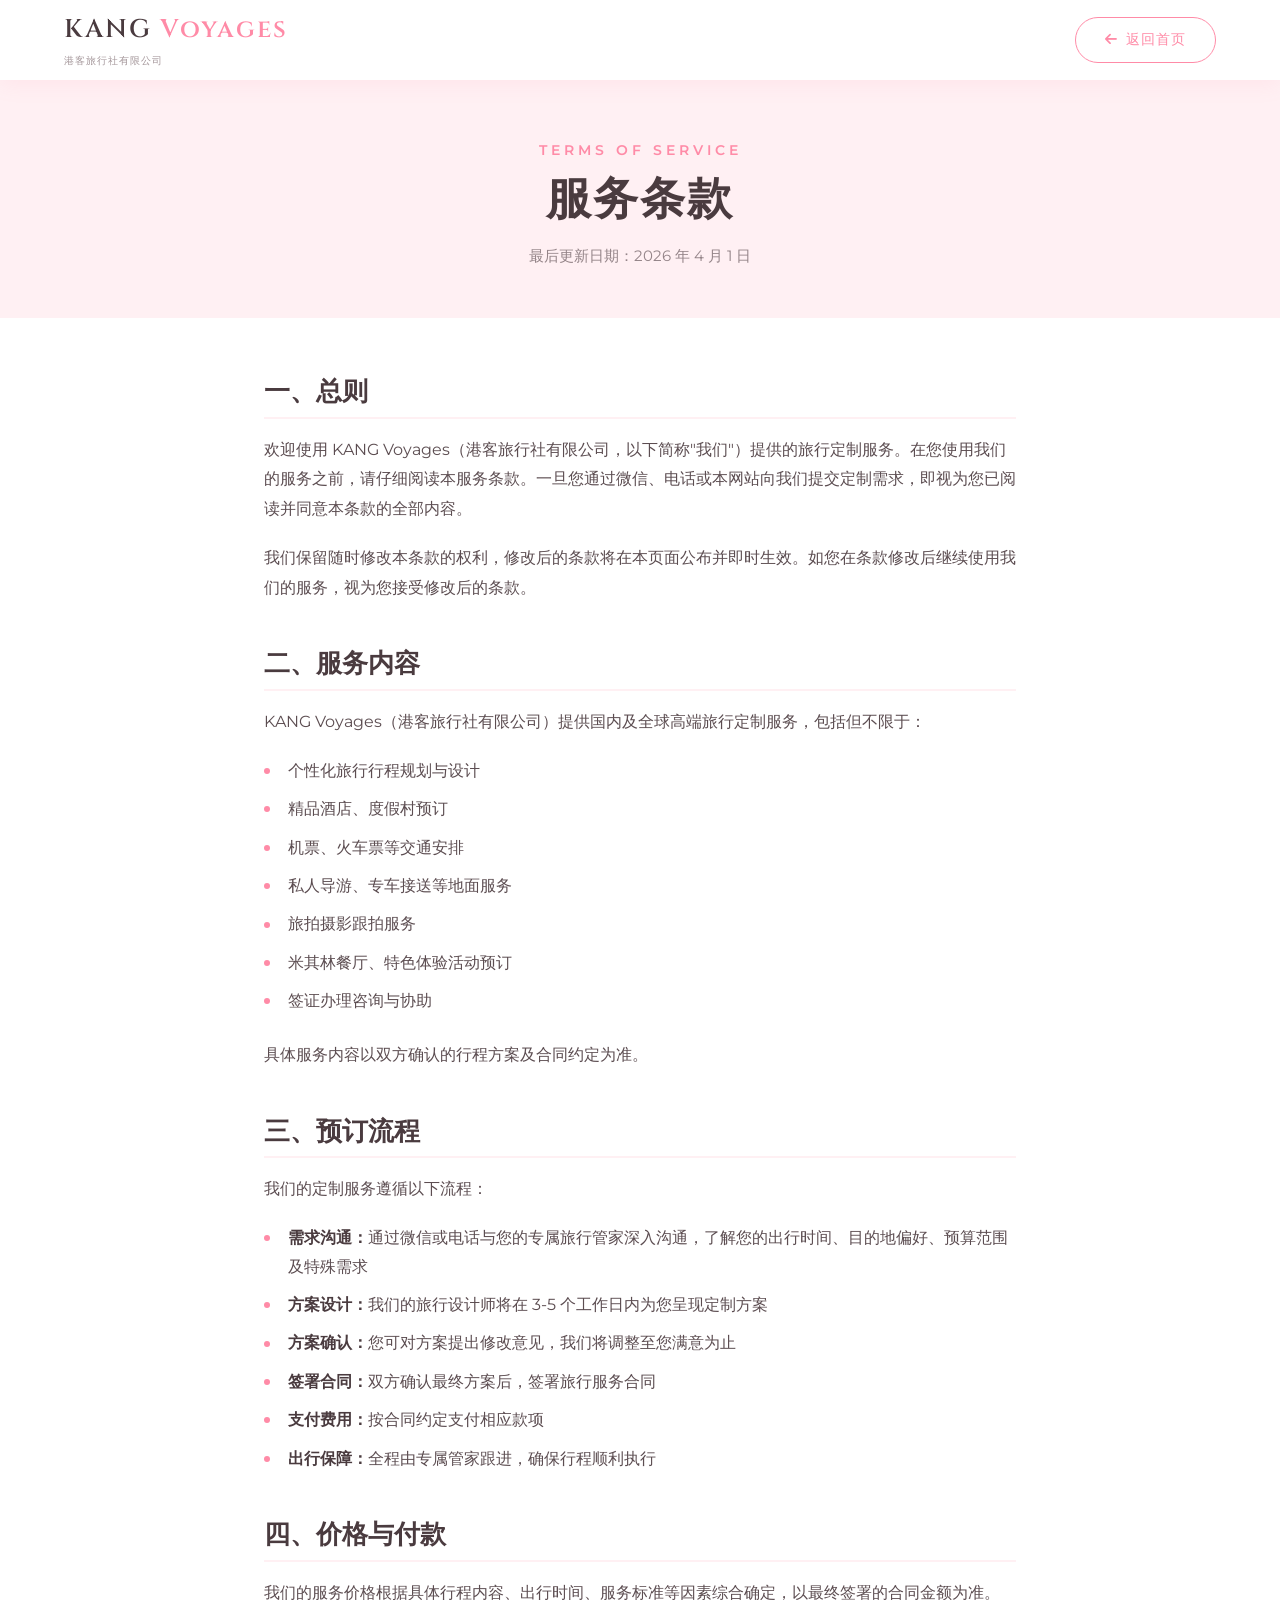
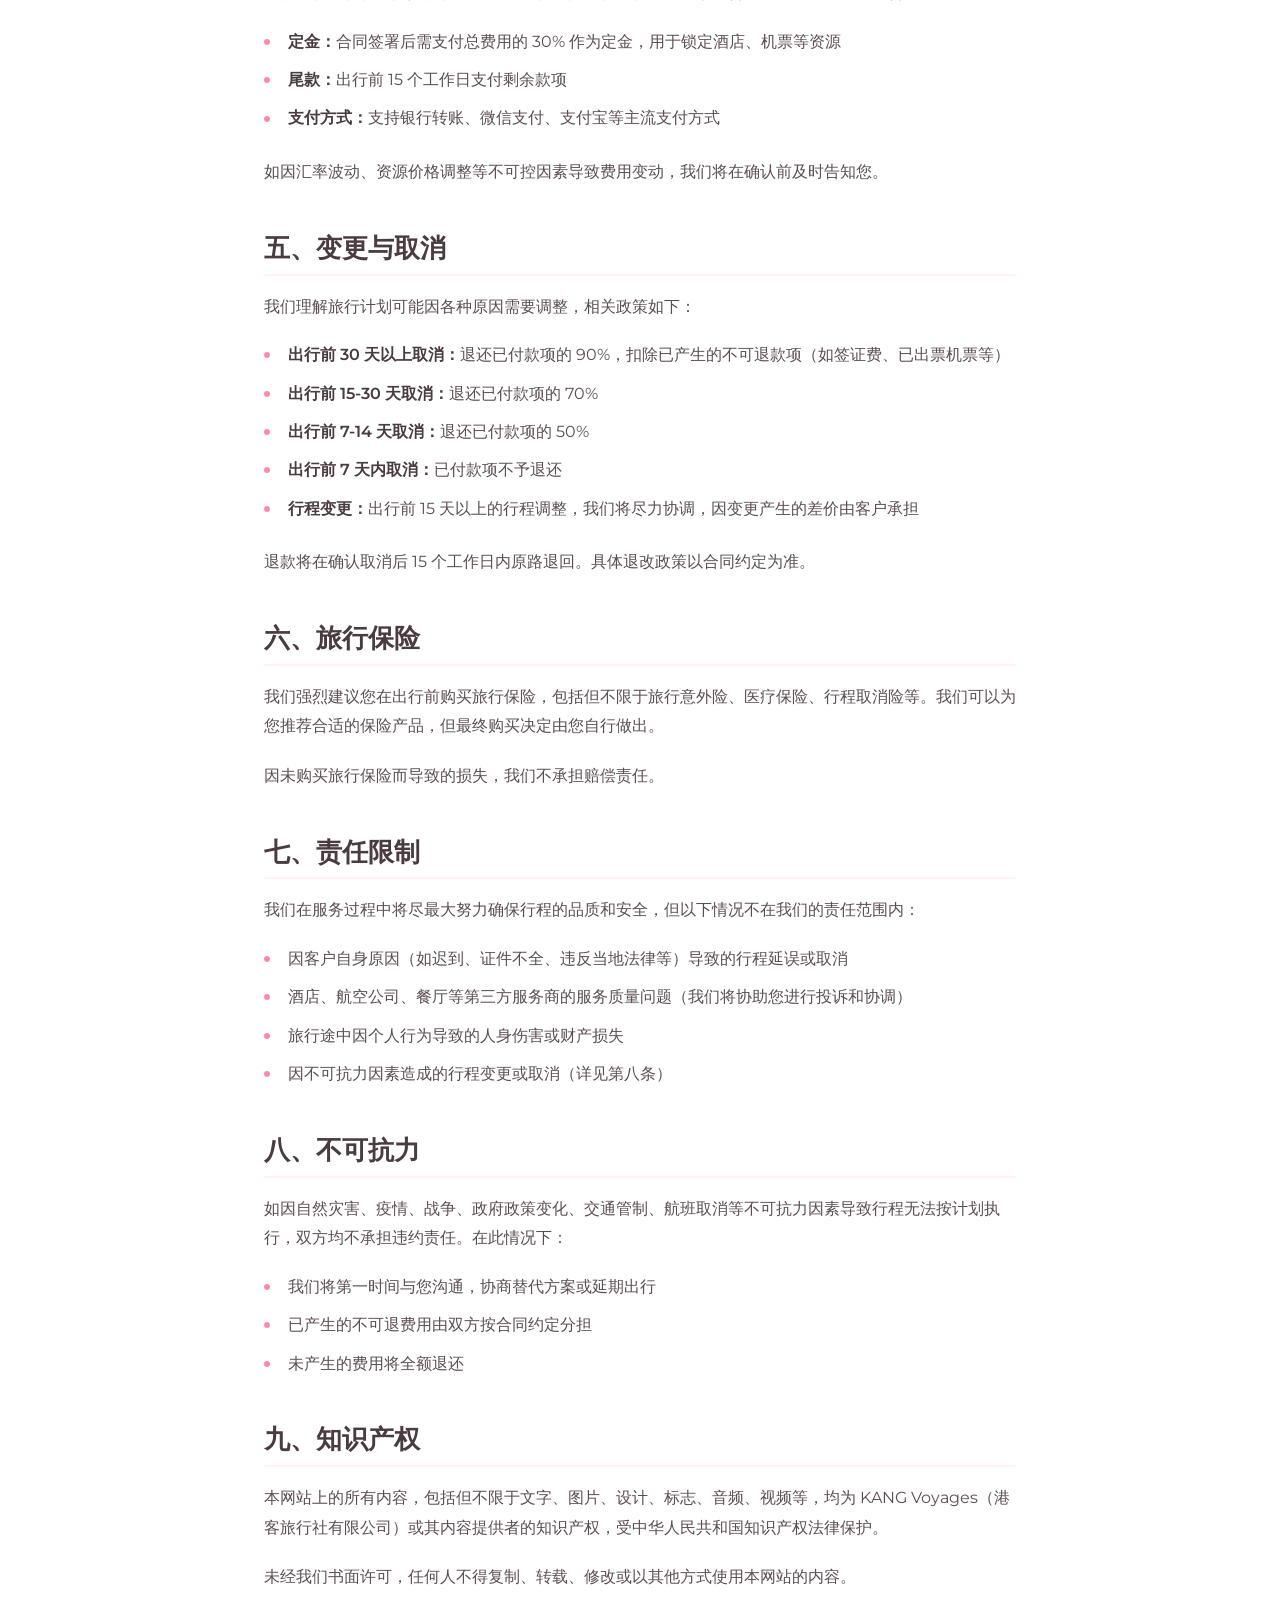
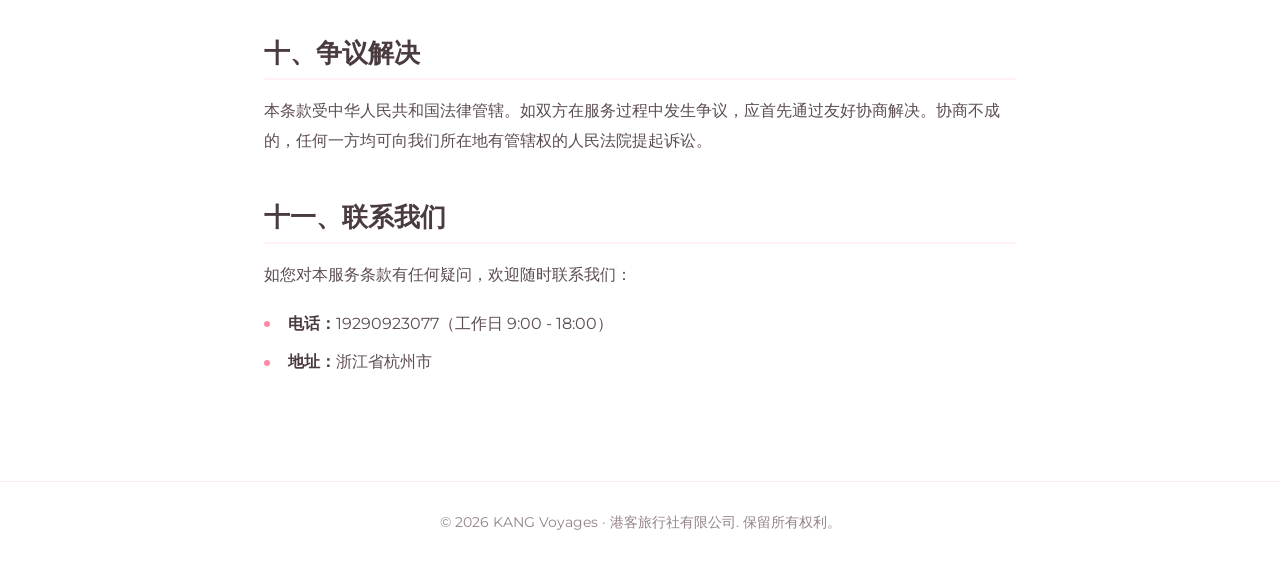
<file: terms.html>
<!DOCTYPE html>
<html lang="zh-CN">
<head>
    <meta charset="UTF-8">
    <meta name="viewport" content="width=device-width, initial-scale=1.0">
    <title>服务条款 | KANG Voyages</title>

    <meta name="description" content="KANG Voyages 服务条款 — 了解我们的预订流程、付款方式、退改政策及相关权责。">
    <meta name="robots" content="noindex, follow">

    <link rel="icon" type="image/svg+xml" href="favicon.svg">

    <link rel="stylesheet" href="styles.css">
    <link rel="preconnect" href="https://fonts.googleapis.com">
    <link rel="preconnect" href="https://fonts.gstatic.com" crossorigin>
    <link href="https://fonts.googleapis.com/css2?family=Cinzel:wght@400;600&family=Montserrat:wght@300;400;500;600&display=swap" rel="stylesheet">
    <link rel="stylesheet" href="https://cdnjs.cloudflare.com/ajax/libs/font-awesome/6.4.0/css/all.min.css">

    <style>
        .page-nav {
            position: fixed; top: 0; left: 0; width: 100%; height: var(--nav-height);
            background-color: rgba(255,255,255,0.95); backdrop-filter: blur(15px);
            box-shadow: 0 4px 20px rgba(255,139,167,0.1); z-index: 1000;
        }
        .page-nav .nav-container { display: flex; justify-content: space-between; align-items: center; height: 100%; }
        .page-nav .logo { color: var(--primary); }
        .page-nav .logo small { color: var(--text-light); }
        .page-hero {
            padding-top: calc(var(--nav-height) + 60px); padding-bottom: 50px;
            background-color: var(--accent); text-align: center;
        }
        .page-hero .section-subtitle { margin-bottom: 0.75rem; }
        .page-hero h1 { font-size: 2.8rem; color: var(--primary); margin-bottom: 1rem; }
        .page-hero .update-date { color: var(--text-light); font-size: 0.95rem; margin-bottom: 0; }
        .page-content {
            max-width: 800px; margin: 0 auto; padding: 60px 24px 80px;
        }
        .page-content h2 {
            font-family: var(--font-heading); font-size: 1.6rem; color: var(--primary);
            margin-top: 3rem; margin-bottom: 1rem; padding-bottom: 0.5rem;
            border-bottom: 2px solid var(--accent);
        }
        .page-content h2:first-of-type { margin-top: 0; }
        .page-content p { font-size: 1rem; line-height: 1.85; color: var(--text-main); margin-bottom: 1.25rem; }
        .page-content ul { list-style: none; padding-left: 0; margin-bottom: 1.5rem; }
        .page-content ul li {
            position: relative; padding-left: 1.5rem; margin-bottom: 0.6rem;
            font-size: 1rem; line-height: 1.8; color: var(--text-main);
        }
        .page-content ul li::before {
            content: ''; position: absolute; left: 0; top: 0.7em;
            width: 6px; height: 6px; border-radius: 50%; background-color: var(--secondary);
        }
        .page-content strong { color: var(--primary); font-weight: 600; }
        .page-content a { color: var(--secondary); text-decoration: none; transition: color var(--transition-fast); }
        .page-content a:hover { color: var(--secondary-hover); }
        .page-footer {
            background-color: var(--white); border-top: 1px solid rgba(255,139,167,0.2);
            padding: 30px 0; text-align: center;
        }
        .page-footer p { font-size: 0.85rem; color: var(--text-light); margin-bottom: 0; }
        .btn-back {
            display: inline-flex; align-items: center; gap: 8px;
            padding: 0.7rem 1.8rem; font-family: var(--font-body); font-size: 0.85rem;
            letter-spacing: 1px; text-decoration: none; border: 1px solid var(--secondary);
            color: var(--secondary); border-radius: 40px; transition: var(--transition-fast);
        }
        .btn-back:hover {
            background-color: var(--secondary); color: var(--white);
            transform: translateY(-2px); box-shadow: 0 6px 15px rgba(255,139,167,0.3);
        }
        @media (max-width: 768px) {
            .page-hero h1 { font-size: 2rem; }
            .page-content { padding: 40px 20px 60px; }
            .page-content h2 { font-size: 1.35rem; margin-top: 2.5rem; }
        }
    </style>
</head>
<body>
    <header class="page-nav">
        <div class="container nav-container">
            <a href="index.html" class="logo">
                KANG <span>Voyages</span>
                <small>港客旅行社有限公司</small>
            </a>
            <a href="index.html" class="btn-back"><i class="fas fa-arrow-left"></i> 返回首页</a>
        </div>
    </header>

    <section class="page-hero">
        <div class="container">
            <span class="section-subtitle">Terms of Service</span>
            <h1>服务条款</h1>
            <p class="update-date">最后更新日期：2026 年 4 月 1 日</p>
        </div>
    </section>

    <main class="page-content">

        <h2>一、总则</h2>
        <p>欢迎使用 KANG Voyages（港客旅行社有限公司，以下简称"我们"）提供的旅行定制服务。在您使用我们的服务之前，请仔细阅读本服务条款。一旦您通过微信、电话或本网站向我们提交定制需求，即视为您已阅读并同意本条款的全部内容。</p>
        <p>我们保留随时修改本条款的权利，修改后的条款将在本页面公布并即时生效。如您在条款修改后继续使用我们的服务，视为您接受修改后的条款。</p>

        <h2>二、服务内容</h2>
        <p>KANG Voyages（港客旅行社有限公司）提供国内及全球高端旅行定制服务，包括但不限于：</p>
        <ul>
            <li>个性化旅行行程规划与设计</li>
            <li>精品酒店、度假村预订</li>
            <li>机票、火车票等交通安排</li>
            <li>私人导游、专车接送等地面服务</li>
            <li>旅拍摄影跟拍服务</li>
            <li>米其林餐厅、特色体验活动预订</li>
            <li>签证办理咨询与协助</li>
        </ul>
        <p>具体服务内容以双方确认的行程方案及合同约定为准。</p>

        <h2>三、预订流程</h2>
        <p>我们的定制服务遵循以下流程：</p>
        <ul>
            <li><strong>需求沟通：</strong>通过微信或电话与您的专属旅行管家深入沟通，了解您的出行时间、目的地偏好、预算范围及特殊需求</li>
            <li><strong>方案设计：</strong>我们的旅行设计师将在 3-5 个工作日内为您呈现定制方案</li>
            <li><strong>方案确认：</strong>您可对方案提出修改意见，我们将调整至您满意为止</li>
            <li><strong>签署合同：</strong>双方确认最终方案后，签署旅行服务合同</li>
            <li><strong>支付费用：</strong>按合同约定支付相应款项</li>
            <li><strong>出行保障：</strong>全程由专属管家跟进，确保行程顺利执行</li>
        </ul>

        <h2>四、价格与付款</h2>
        <p>我们的服务价格根据具体行程内容、出行时间、服务标准等因素综合确定，以最终签署的合同金额为准。</p>
        <ul>
            <li><strong>定金：</strong>合同签署后需支付总费用的 30% 作为定金，用于锁定酒店、机票等资源</li>
            <li><strong>尾款：</strong>出行前 15 个工作日支付剩余款项</li>
            <li><strong>支付方式：</strong>支持银行转账、微信支付、支付宝等主流支付方式</li>
        </ul>
        <p>如因汇率波动、资源价格调整等不可控因素导致费用变动，我们将在确认前及时告知您。</p>

        <h2>五、变更与取消</h2>
        <p>我们理解旅行计划可能因各种原因需要调整，相关政策如下：</p>
        <ul>
            <li><strong>出行前 30 天以上取消：</strong>退还已付款项的 90%，扣除已产生的不可退款项（如签证费、已出票机票等）</li>
            <li><strong>出行前 15-30 天取消：</strong>退还已付款项的 70%</li>
            <li><strong>出行前 7-14 天取消：</strong>退还已付款项的 50%</li>
            <li><strong>出行前 7 天内取消：</strong>已付款项不予退还</li>
            <li><strong>行程变更：</strong>出行前 15 天以上的行程调整，我们将尽力协调，因变更产生的差价由客户承担</li>
        </ul>
        <p>退款将在确认取消后 15 个工作日内原路退回。具体退改政策以合同约定为准。</p>

        <h2>六、旅行保险</h2>
        <p>我们强烈建议您在出行前购买旅行保险，包括但不限于旅行意外险、医疗保险、行程取消险等。我们可以为您推荐合适的保险产品，但最终购买决定由您自行做出。</p>
        <p>因未购买旅行保险而导致的损失，我们不承担赔偿责任。</p>

        <h2>七、责任限制</h2>
        <p>我们在服务过程中将尽最大努力确保行程的品质和安全，但以下情况不在我们的责任范围内：</p>
        <ul>
            <li>因客户自身原因（如迟到、证件不全、违反当地法律等）导致的行程延误或取消</li>
            <li>酒店、航空公司、餐厅等第三方服务商的服务质量问题（我们将协助您进行投诉和协调）</li>
            <li>旅行途中因个人行为导致的人身伤害或财产损失</li>
            <li>因不可抗力因素造成的行程变更或取消（详见第八条）</li>
        </ul>

        <h2>八、不可抗力</h2>
        <p>如因自然灾害、疫情、战争、政府政策变化、交通管制、航班取消等不可抗力因素导致行程无法按计划执行，双方均不承担违约责任。在此情况下：</p>
        <ul>
            <li>我们将第一时间与您沟通，协商替代方案或延期出行</li>
            <li>已产生的不可退费用由双方按合同约定分担</li>
            <li>未产生的费用将全额退还</li>
        </ul>

        <h2>九、知识产权</h2>
        <p>本网站上的所有内容，包括但不限于文字、图片、设计、标志、音频、视频等，均为 KANG Voyages（港客旅行社有限公司）或其内容提供者的知识产权，受中华人民共和国知识产权法律保护。</p>
        <p>未经我们书面许可，任何人不得复制、转载、修改或以其他方式使用本网站的内容。</p>

        <h2>十、争议解决</h2>
        <p>本条款受中华人民共和国法律管辖。如双方在服务过程中发生争议，应首先通过友好协商解决。协商不成的，任何一方均可向我们所在地有管辖权的人民法院提起诉讼。</p>

        <h2>十一、联系我们</h2>
        <p>如您对本服务条款有任何疑问，欢迎随时联系我们：</p>
        <ul>
            <li><strong>电话：</strong>19290923077（工作日 9:00 - 18:00）</li>
            <li><strong>地址：</strong>浙江省杭州市</li>
        </ul>

    </main>

    <footer class="page-footer">
        <div class="container">
            <p>&copy; 2026 KANG Voyages · 港客旅行社有限公司. 保留所有权利。</p>
        </div>
    </footer>

	<script>
	var _hmt = _hmt || [];
	(function() {
	  var hm = document.createElement("script");
	  hm.src = "https://hm.baidu.com/hm.js?316e8f24a9392ffc0539d444005fa606";
	  var s = document.getElementsByTagName("script")[0]; 
	  s.parentNode.insertBefore(hm, s);
	})();
	</script>

</body>
</html>
</file>
<file: styles.css>
/* 
  KANG Voyages - 港客旅行社官网样式
  设计风格: 极简主义、大空间、高对比度、优雅排版
*/

:root {
  /* 颜色系统 - 鲜艳明快的活力浪漫粉系 */
  --primary: #4A3B3F; /* 优雅深褐红，用于主文字和深色强调 */
  --secondary: #FF8BA7; /* 鲜艳明快的活力浪漫粉 */
  --secondary-hover: #FF6B8B; /* 更深的粉色，用于 hover */
  --accent: #FFF0F3; /* 极浅的亮粉白，背景色 */
  --text-main: #5C4D51; /* 柔和的褐灰文字 */
  --text-light: #948488;
  --white: #FFFFFF;
  
  /* 字体排版 */
  --font-heading: 'Cinzel', serif; /* 高端古典衬线体 */
  --font-body: 'Montserrat', sans-serif; /* 现代无衬线体 */
  
  /* 间距与尺寸 */
  --nav-height: 80px;
  --section-padding: 100px 0;
  
  /* 动画 */
  --transition-fast: 0.3s ease;
  --transition-slow: 0.6s cubic-bezier(0.16, 1, 0.3, 1);
}

/* 全局重置 */
* {
  margin: 0;
  padding: 0;
  box-sizing: border-box;
}

html {
  scroll-behavior: smooth;
  font-size: 16px;
}

body {
  font-family: var(--font-body);
  color: var(--text-main);
  background-color: var(--white);
  line-height: 1.6;
  overflow-x: hidden;
}

/* 通用工具类 */
.container {
  width: 90%;
  max-width: 1400px;
  margin: 0 auto;
}

.text-center { text-align: center; }
.section-padding { padding: var(--section-padding); }
.bg-light { background-color: var(--accent); }

/* 字体排版 */
h1, h2, h3, h4 {
  font-family: var(--font-heading);
  font-weight: 600;
  color: var(--primary);
  line-height: 1.2;
}

h1 {
  font-size: 4.5rem;
  margin-bottom: 1.5rem;
  letter-spacing: 2px;
}

h2.section-title {
  font-size: 3rem;
  margin-bottom: 2rem;
  position: relative;
}

.section-subtitle {
  display: block;
  font-family: var(--font-body);
  font-size: 0.85rem;
  text-transform: uppercase;
  letter-spacing: 4px;
  color: var(--secondary);
  margin-bottom: 1rem;
  font-weight: 600;
}

.hero .subtitle {
  display: block;
  font-family: var(--font-body);
  font-size: 1rem;
  letter-spacing: 3px;
  color: var(--white);
  margin-bottom: 1.5rem;
  font-weight: 500;
  text-transform: uppercase;
  text-shadow: 0 2px 10px rgba(0,0,0,0.3);
}

p {
  color: var(--text-light);
  margin-bottom: 1.5rem;
  font-size: 1.1rem;
  font-weight: 400;
}

/* 按钮组件 */
.btn {
  display: inline-block;
  padding: 1rem 2.5rem;
  font-family: var(--font-body);
  font-size: 0.9rem;
  text-transform: uppercase;
  letter-spacing: 2px;
  text-decoration: none;
  transition: var(--transition-fast);
  border: 1px solid transparent;
  cursor: pointer;
  border-radius: 40px; /* 增加圆角，显得更柔和 */
}

.btn-primary {
  background-color: var(--secondary);
  color: var(--white);
  box-shadow: 0 4px 15px rgba(255, 139, 167, 0.3);
}

.btn-primary:hover {
  background-color: var(--secondary-hover);
  transform: translateY(-2px);
  box-shadow: 0 10px 20px rgba(255, 139, 167, 0.4);
}

.btn-outline {
  border-color: var(--white);
  color: var(--white);
}

.btn-outline:hover {
  background-color: var(--white);
  color: var(--secondary);
}

.btn-outline-dark {
  border-color: var(--secondary);
  color: var(--secondary);
}

.btn-outline-dark:hover {
  background-color: var(--secondary);
  color: var(--white);
}

.link-arrow {
  display: inline-flex;
  align-items: center;
  color: var(--secondary);
  text-decoration: none;
  font-family: var(--font-body);
  text-transform: uppercase;
  font-size: 0.85rem;
  letter-spacing: 2px;
  font-weight: 600;
  transition: var(--transition-fast);
}

.link-arrow i {
  margin-left: 10px;
  transition: var(--transition-fast);
}

.link-arrow:hover {
  color: var(--secondary-hover);
}

.link-arrow:hover i {
  transform: translateX(5px);
}

/* 导航栏 */
.navbar {
  position: fixed;
  top: 0;
  left: 0;
  width: 100%;
  height: var(--nav-height);
  z-index: 1000;
  transition: var(--transition-fast);
  border-bottom: 1px solid rgba(255,255,255,0.2);
}

.navbar.scrolled {
  background-color: rgba(255, 255, 255, 0.95);
  backdrop-filter: blur(15px);
  border-bottom: none;
  box-shadow: 0 4px 20px rgba(255, 139, 167, 0.1);
}

.nav-container {
  display: flex;
  justify-content: space-between;
  align-items: center;
  height: 100%;
}

.logo {
  font-family: var(--font-heading);
  font-size: 1.6rem;
  color: var(--white);
  text-decoration: none;
  letter-spacing: 2px;
  font-weight: 600;
  transition: color var(--transition-fast);
}

.logo-wrap {
  display: flex;
  flex-direction: column;
  gap: 2px;
}

.logo-wrap .nav-company {
  position: static;
  transform: none;
  font-size: 0.6rem;
  top: auto;
}

.navbar.scrolled .logo {
  color: var(--primary);
}

.logo span {
  color: var(--secondary);
}

.logo small {
  display: block;
  font-family: var(--font-body);
  font-size: 0.65rem;
  font-weight: 400;
  letter-spacing: 1px;
  color: var(--white);
  opacity: 0.85;
  margin-top: 2px;
}

.logo-wrap .nav-company {
  font-family: var(--font-body);
  font-size: 0.6rem;
  color: var(--white);
  opacity: 0.85;
  letter-spacing: 2px;
  white-space: nowrap;
}

.navbar.scrolled .logo-wrap .nav-company {
  color: var(--text-light);
}

.navbar.scrolled .logo small {
  color: var(--text-light);
}

.nav-links {
  display: flex;
  gap: 3rem;
}

.nav-links a {
  color: var(--white);
  text-decoration: none;
  font-size: 0.9rem;
  text-transform: uppercase;
  letter-spacing: 1.5px;
  position: relative;
  transition: color var(--transition-fast);
  font-weight: 500;
}

.navbar.scrolled .nav-links a {
  color: var(--text-main);
}

.navbar.scrolled .nav-links a:hover {
  color: var(--secondary);
}

.nav-links a::after {
  content: '';
  position: absolute;
  bottom: -5px;
  left: 0;
  width: 0;
  height: 2px;
  background-color: var(--secondary);
  transition: var(--transition-fast);
}

.nav-links a:hover::after {
  width: 100%;
}

.menu-toggle {
  display: none;
  color: var(--white);
  font-size: 1.5rem;
  cursor: pointer;
  transition: color var(--transition-fast);
}

.navbar.scrolled .menu-toggle {
  color: var(--primary);
}

.navbar.scrolled .btn-outline {
  border-color: var(--secondary);
  color: var(--secondary);
}

.navbar.scrolled .btn-outline:hover {
  background-color: var(--secondary);
  color: var(--white);
}

/* Hero 首屏 */
.hero {
  position: relative;
  height: 100vh;
  min-height: 700px;
  display: flex;
  align-items: center;
  justify-content: center;
  text-align: center;
  overflow: hidden;
}

.hero-bg {
  position: absolute;
  top: 0;
  left: 0;
  width: 100%;
  height: 100%;
  z-index: -1;
}

.hero-bg img {
  width: 100%;
  height: 100%;
  object-fit: cover;
  transform: scale(1.05); /* 为视差准备 */
}

/* 减轻遮罩，让画面更明亮，带一点粉色渐变 */
.hero-overlay {
  position: absolute;
  top: 0;
  left: 0;
  width: 100%;
  height: 100%;
  background: linear-gradient(to bottom, rgba(74, 59, 63, 0.3) 0%, rgba(255, 139, 167, 0.2) 100%);
}

.hero-content {
  position: relative;
  z-index: 1;
  max-width: 900px;
  padding: 0 20px;
}

.hero-content h1 {
  color: var(--white);
  text-shadow: 0 2px 10px rgba(0,0,0,0.2);
}

.hero-content p {
  color: rgba(255,255,255,0.95);
  font-size: 1.3rem;
  margin-bottom: 2.5rem;
  text-shadow: 0 1px 5px rgba(0,0,0,0.2);
}

.scroll-down {
  position: absolute;
  bottom: 40px;
  left: 50%;
  transform: translateX(-50%);
  color: var(--white);
  text-align: center;
  font-size: 0.8rem;
  text-transform: uppercase;
  letter-spacing: 2px;
  animation: bounce 2s infinite;
  z-index: 1;
  text-shadow: 0 1px 5px rgba(0,0,0,0.2);
}

.scroll-down i {
  display: block;
  margin-top: 5px;
}

@keyframes bounce {
  0%, 20%, 50%, 80%, 100% { transform: translateY(0) translateX(-50%); }
  40% { transform: translateY(-10px) translateX(-50%); }
  60% { transform: translateY(-5px) translateX(-50%); }
}

/* About 部分 */
.about-grid {
  display: grid;
  grid-template-columns: 1fr 1fr;
  gap: 6rem;
  align-items: center;
}

.about-image img {
  width: 100%;
  height: auto;
  aspect-ratio: 3/4;
  object-fit: cover;
  border-radius: 20px 0 20px 0; /* 增加女性化柔和的倒角 */
  box-shadow: 20px 20px 0 var(--accent);
}

/* 目的地部分 */
.destination-grid {
  display: grid;
  grid-template-columns: repeat(3, 1fr);
  gap: 2.5rem;
  margin-top: 4rem;
}

.dest-card {
  position: relative;
  cursor: pointer;
  overflow: hidden;
  border-radius: 15px; /* 增加圆角，更加精致 */
  box-shadow: 0 15px 30px rgba(255, 139, 167, 0.08);
}

.dest-img {
  position: relative;
  height: 450px;
  overflow: hidden;
}

.dest-img img {
  width: 100%;
  height: 100%;
  object-fit: cover;
  transition: transform 0.8s ease;
}

.dest-overlay {
  position: absolute;
  bottom: 0;
  left: 0;
  width: 100%;
  height: 60%;
  background: linear-gradient(to top, rgba(74, 59, 63, 0.85), transparent);
  transition: opacity var(--transition-fast);
}

.dest-info {
  position: absolute;
  bottom: 0;
  left: 0;
  padding: 2.5rem;
  width: 100%;
  z-index: 2;
  transform: translateY(20px);
  transition: transform var(--transition-slow);
}

.dest-info h3 {
  color: var(--white);
  font-size: 1.8rem;
  margin-bottom: 0.5rem;
}

.dest-info p {
  color: rgba(255,255,255,0.9);
  font-size: 0.95rem;
  margin-bottom: 0;
  opacity: 0;
  transition: opacity var(--transition-slow);
}

.dest-card:hover .dest-img img {
  transform: scale(1.05);
}

.dest-card:hover .dest-info {
  transform: translateY(0);
}

.dest-card:hover .dest-info p {
  opacity: 1;
}

/* 体验服务部分 */
.services-grid {
  display: grid;
  grid-template-columns: repeat(4, 1fr);
  gap: 3rem;
  margin-top: 5rem;
}

.service-item {
  text-align: center;
  padding: 3rem 2rem;
  background-color: var(--white);
  border-radius: 20px;
  box-shadow: 0 10px 30px rgba(255, 139, 167, 0.05);
  transition: var(--transition-fast);
}

.service-item:hover {
  transform: translateY(-10px);
  box-shadow: 0 20px 40px rgba(255, 139, 167, 0.15);
}

.service-icon {
  font-size: 2.5rem;
  color: var(--secondary);
  margin-bottom: 1.5rem;
}

.service-item h3 {
  font-size: 1.4rem;
  margin-bottom: 1rem;
}

.service-item p {
  font-size: 0.95rem;
  margin-bottom: 0;
}

/* CTA 部分 */
.cta-section {
  position: relative;
  padding: 120px 0;
  color: var(--primary);
  background-color: var(--accent); /* 明亮的粉白色背景 */
}

/* CTA移除深色遮罩，改为明亮浪漫风格 */
.cta-bg {
  display: none; /* 如果需要图片，可以再启用并改用粉色系图片，这里使用纯色更干净 */
}

.cta-content h2 {
  color: var(--primary);
  margin-bottom: 1rem;
}

.cta-content p {
  color: var(--text-main);
  margin-bottom: 3rem;
  font-size: 1.2rem;
}

/* 页脚 */
.footer {
  background-color: var(--white); /* 页脚改为明亮 */
  color: var(--text-main);
  padding: 80px 0 20px;
  border-top: 1px solid rgba(255, 139, 167, 0.2);
}

.footer-grid {
  display: grid;
  grid-template-columns: 2fr 1fr 1fr;
  gap: 4rem;
  margin-bottom: 4rem;
}

.footer p {
  color: var(--text-light);
  font-size: 0.95rem;
}

.footer-brand .logo {
  display: block;
  margin-bottom: 1.5rem;
  color: var(--primary);
}

.footer-brand .logo small {
  color: var(--text-light);
}

.social-links {
  margin-top: 1.5rem;
  display: flex;
  gap: 1rem;
}

.social-links a {
  color: var(--secondary);
  background-color: var(--accent);
  width: 45px;
  height: 45px;
  border-radius: 50%;
  display: flex;
  align-items: center;
  justify-content: center;
  transition: var(--transition-fast);
  font-size: 1.2rem;
}

.social-links a:hover {
  background-color: var(--secondary);
  color: var(--white);
  transform: translateY(-3px);
}

.footer-links h3 {
  font-size: 1.2rem;
  color: var(--primary);
  margin-bottom: 1.5rem;
  letter-spacing: 1px;
}

.footer-links ul {
  list-style: none;
}

.footer-links li {
  margin-bottom: 0.8rem;
}

.footer-links a {
  color: var(--text-light);
  text-decoration: none;
  font-size: 0.95rem;
  transition: var(--transition-fast);
}

.footer-links a:hover {
  color: var(--secondary);
}

.footer-bottom {
  text-align: center;
  border-top: 1px solid var(--accent);
  padding-top: 25px;
  display: flex;
  justify-content: center;
  gap: 20px;
  flex-wrap: wrap;
}

.footer-bottom p {
  font-size: 0.85rem;
}

.footer-bottom .icp-info {
  font-size: 0.8rem;
  margin-bottom: 0.3rem;
}

.footer-bottom .icp-info a {
  color: var(--text-light);
  text-decoration: none;
  transition: color var(--transition-fast);
}

.footer-bottom .icp-info a:hover {
  color: var(--secondary);
}

/* 弹窗 (Modal) 样式 */
.modal-overlay {
  position: fixed;
  top: 0;
  left: 0;
  width: 100%;
  height: 100%;
  background-color: rgba(74, 59, 63, 0.6);
  backdrop-filter: blur(8px);
  z-index: 2000;
  display: flex;
  justify-content: center;
  align-items: center;
  opacity: 0;
  visibility: hidden;
  transition: all var(--transition-fast);
}

.modal-overlay.active {
  opacity: 1;
  visibility: visible;
}

.modal-content {
  background-color: var(--white);
  border-radius: 24px;
  width: 90%;
  max-width: 600px;
  padding: 40px;
  position: relative;
  transform: translateY(30px) scale(0.95);
  transition: all var(--transition-fast);
  box-shadow: 0 25px 50px rgba(0,0,0,0.15);
  border: 1px solid rgba(255, 139, 167, 0.2);
}

.modal-overlay.active .modal-content {
  transform: translateY(0) scale(1);
}

.modal-close {
  position: absolute;
  top: 20px;
  right: 20px;
  background: transparent;
  border: none;
  font-size: 1.5rem;
  color: var(--text-light);
  cursor: pointer;
  transition: color var(--transition-fast);
  width: 40px;
  height: 40px;
  display: flex;
  align-items: center;
  justify-content: center;
  border-radius: 50%;
}

.modal-close:hover {
  color: var(--secondary);
  background-color: var(--accent);
}

.modal-header {
  text-align: center;
  margin-bottom: 30px;
}

.modal-header h3 {
  color: var(--primary);
  font-size: 1.8rem;
  margin-bottom: 10px;
  font-family: var(--font-heading);
}

.modal-header p {
  color: var(--text-light);
  font-size: 0.95rem;
  margin-bottom: 0;
}

.modal-body {
  display: flex;
  justify-content: space-between;
  align-items: stretch;
  background-color: var(--accent);
  border-radius: 16px;
  padding: 30px;
}

.contact-method {
  flex: 1;
  text-align: center;
  display: flex;
  flex-direction: column;
  align-items: center;
  justify-content: center;
}

.qr-code-section .qr-image {
  width: 140px;
  height: 140px;
  object-fit: cover;
  border-radius: 12px;
  margin-bottom: 15px;
  border: 4px solid var(--white);
  box-shadow: 0 4px 15px rgba(255, 139, 167, 0.2);
}

.contact-method p {
  color: var(--primary);
  font-weight: 600;
  margin-bottom: 5px;
  font-size: 1.05rem;
}

.contact-method span {
  color: var(--text-light);
  font-size: 0.85rem;
}

.contact-divider {
  display: flex;
  align-items: center;
  margin: 0 20px;
  position: relative;
}

.contact-divider::before {
  content: '';
  position: absolute;
  top: 0;
  bottom: 0;
  left: 50%;
  width: 1px;
  background-color: rgba(255, 139, 167, 0.3);
  transform: translateX(-50%);
}

.contact-divider span {
  background-color: var(--accent);
  padding: 10px 0;
  color: var(--text-light);
  font-size: 0.9rem;
  z-index: 1;
}

.phone-section .phone-icon {
  font-size: 2.5rem;
  color: var(--secondary);
  margin-bottom: 20px;
  background-color: var(--white);
  width: 80px;
  height: 80px;
  display: flex;
  align-items: center;
  justify-content: center;
  border-radius: 50%;
  box-shadow: 0 4px 15px rgba(255, 139, 167, 0.15);
}

.phone-section .phone-number {
  font-size: 1.4rem;
  color: var(--secondary);
  font-weight: 600;
  text-decoration: none;
  margin: 10px 0 5px;
  transition: color var(--transition-fast);
}

.phone-section .phone-number:hover {
  color: var(--secondary-hover);
}

/* 滚动显示动画 (Scroll Reveal) */
.reveal {
  opacity: 0;
  transform: translateY(40px);
  transition: opacity 0.8s ease, transform 0.8s cubic-bezier(0.16, 1, 0.3, 1);
}

.reveal.active {
  opacity: 1;
  transform: translateY(0);
}

.reveal.delay-1 { transition-delay: 0.15s; }
.reveal.delay-2 { transition-delay: 0.3s; }
.reveal.delay-3 { transition-delay: 0.45s; }

/* Hero 入场动画 */
@keyframes fadeInUp {
  from {
    opacity: 0;
    transform: translateY(30px);
  }
  to {
    opacity: 1;
    transform: translateY(0);
  }
}

.fade-in-up {
  opacity: 0;
  animation: fadeInUp 0.8s ease forwards;
}

/* 响应式设计 */
@media (max-width: 1024px) {
  h1 { font-size: 3.5rem; }
  h2.section-title { font-size: 2.5rem; }
  
  .about-grid { gap: 3rem; }
  .destination-grid { grid-template-columns: repeat(2, 1fr); }
  .services-grid { grid-template-columns: repeat(2, 1fr); gap: 2rem; }
  .footer-grid { grid-template-columns: 1fr 1fr; gap: 3rem; }
}

@media (max-width: 768px) {
  h1 { font-size: 2.8rem; }
  
  .nav-company { display: none; }
  
  .navbar .btn { display: none; }
  .menu-toggle { display: block; }
  
  .nav-links {
    position: absolute;
    top: 100%;
    left: 0;
    width: 100%;
    background-color: var(--white);
    flex-direction: column;
    padding: 2rem 0;
    gap: 1.5rem;
    text-align: center;
    clip-path: polygon(0 0, 100% 0, 100% 0, 0 0);
    transition: clip-path 0.5s ease;
    box-shadow: 0 10px 20px rgba(0,0,0,0.05);
  }
  
  .nav-links a { color: var(--text-main); }
  .nav-links a:hover { color: var(--secondary); }
  
  .nav-links.active {
    clip-path: polygon(0 0, 100% 0, 100% 100%, 0 100%);
  }
  
  .logo-wrap .nav-company { display: none; }
  
  .about-grid { grid-template-columns: 1fr; }
  .about-image { order: -1; }
  
  .destination-grid { grid-template-columns: 1fr; }
  .dest-img { height: 400px; }
  
  .services-grid { grid-template-columns: 1fr; }
  
  .footer-grid { grid-template-columns: 1fr; }

  /* 移动端弹窗适配 */
  .modal-content { padding: 30px 20px; }
  .modal-body {
    flex-direction: column;
    gap: 20px;
  }
  .contact-divider {
    margin: 0;
  }
  .contact-divider::before {
    top: 50%; bottom: auto;
    left: 0; right: 0;
    width: 100%; height: 1px;
    transform: translateY(-50%);
  }

  .founder-quote { padding: 60px 0; }
  .founder-quote-content blockquote p { font-size: 1.2rem; }
  .founder-quote-author { flex-direction: column; }
}

/* 创始人说 */
.founder-quote {
  background-color: var(--white);
  padding: 100px 0;
}

.founder-quote-content {
  max-width: 750px;
  margin: 0 auto;
  text-align: center;
  position: relative;
}

.founder-quote-icon {
  font-size: 2.5rem;
  color: var(--secondary);
  opacity: 0.3;
  margin-bottom: 24px;
}

.founder-quote-content blockquote p {
  font-family: var(--font-heading);
  font-size: 1.5rem;
  line-height: 1.8;
  color: var(--primary);
  font-style: italic;
  margin-bottom: 2rem;
}

.founder-quote-author {
  display: flex;
  align-items: center;
  justify-content: center;
  gap: 16px;
}

.founder-quote-author .author-avatar {
  width: 56px;
  height: 56px;
  border-radius: 50%;
  background-color: var(--accent);
  color: var(--secondary);
  display: flex;
  align-items: center;
  justify-content: center;
  font-size: 1.2rem;
}

.founder-quote-author strong {
  display: block;
  font-size: 1.05rem;
  color: var(--primary);
}

.founder-quote-author span {
  font-size: 0.85rem;
  color: var(--text-light);
}
</file>
